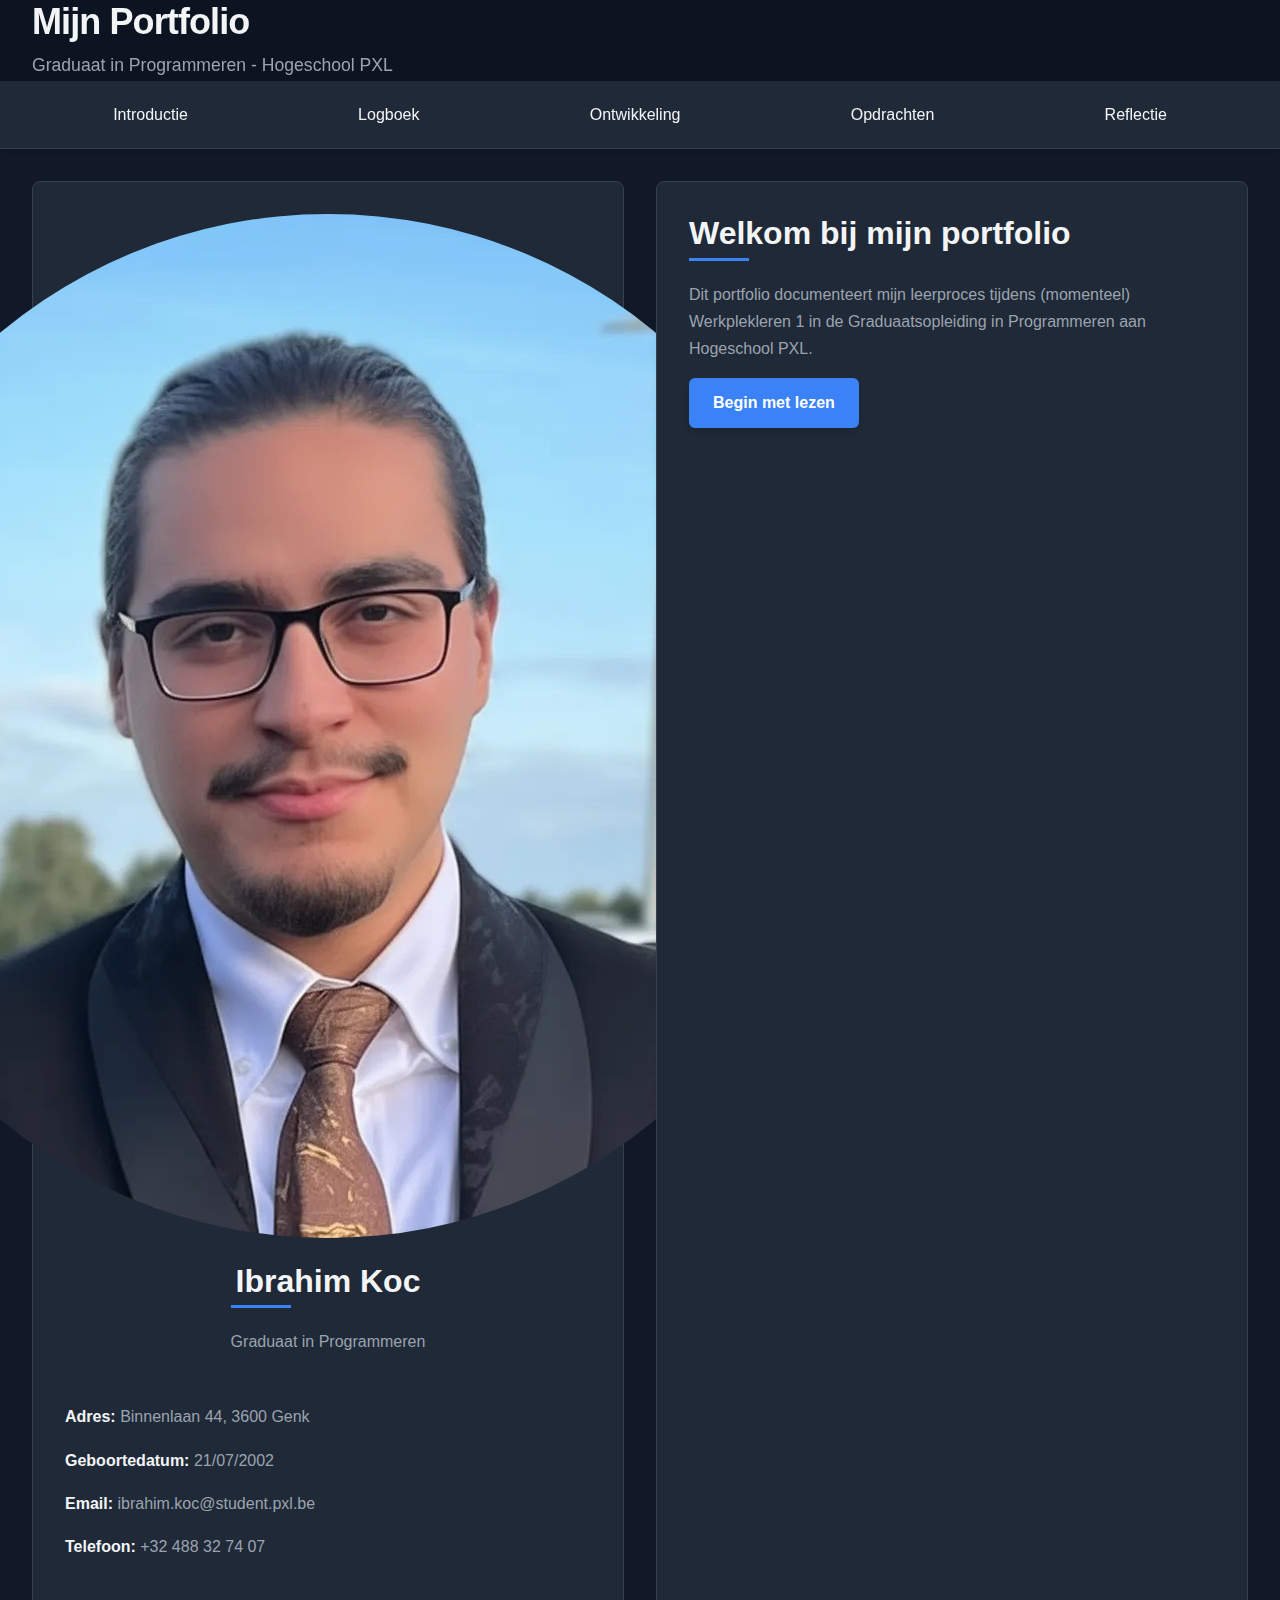
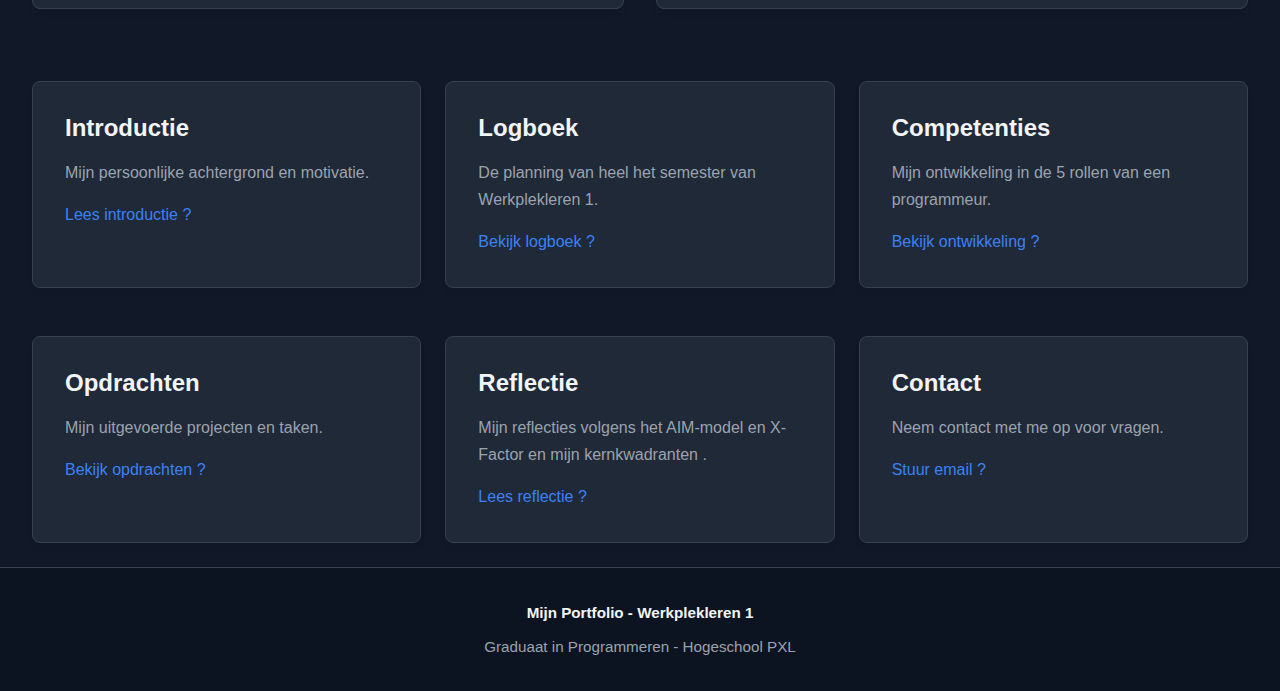
<file: index.html>
<!DOCTYPE html>
<html lang="nl">
<head>
    <meta charset="UTF-8">
    <meta name="viewport" content="width=device-width, initial-scale=1.0">
    <title>Portfolio</title>
    <link rel="stylesheet" href="style.css">
</head>
<body>
<header>
    <div class="container">
        <h1>Mijn Portfolio</h1>
        <p>Graduaat in Programmeren - Hogeschool PXL</p>
    </div>
    <nav>
        <div class="container">
            <ul>
                <li><a href="intro.html">Introductie</a></li>
                <li><a href="logboek.html">Logboek</a></li>
                <li><a href="ontwikkeling.html">Ontwikkeling</a></li>
                <li><a href="opdrachten.html">Opdrachten</a></li>
                <li><a href="reflectie.html">Reflectie</a></li>
            </ul>
        </div>
    </nav>
</header>
<main class="container">
    <section class="grid grid-cols-2 gap-8 mb-12 mt-8">
        <div class="card flex flex-col">
            <div class="flex items-center mb-4 flex-col md:flex-row md:items-start">
                <a href="https://www.linkedin.com/in/ibrahim-koc-05b69b39b/" target="_blank" class="mb-4 md:mb-0">
                    <img src="Profile.jpg" alt="Profile" class="w-24 h-24 rounded-full object-cover md:mr-6 border-2 border-primary hover:scale-105 hover:border-primary-hover transition-transform duration-300">
                </a>
                <div class="md:ml-6 text-center md:text-left">
                    <h2>Ibrahim Koc</h2>
                    <p class="text-muted">Graduaat in Programmeren</p>
                </div>
            </div>
            <div class="space-y-2">
                <p><strong>Adres:</strong> Binnenlaan 44, 3600 Genk</p>
                <p><strong>Geboortedatum:</strong> 21/07/2002</p>
                <p><strong>Email:</strong> ibrahim.koc@student.pxl.be</p>
                <p><strong>Telefoon:</strong> +32 488 32 74 07</p>
            </div>
        </div>

        <div class="card">
            <h2>Welkom bij mijn portfolio</h2>
            <p class="mb-4">Dit portfolio documenteert mijn leerproces tijdens (momenteel) Werkplekleren 1 in de Graduaatsopleiding in Programmeren aan Hogeschool PXL.</p>
            <a href="intro.html" class="btn block text-center">Begin met lezen</a>
        </div>
    </section>
    
    <div class="grid grid-cols-3 gap-6">
        <div class="card">
            <h3>Introductie</h3>
            <p class="text-muted mb-4">Mijn persoonlijke achtergrond en motivatie.</p>
            <a href="intro.html" class="link">Lees introductie ?</a>
        </div>
            
        <div class="card">
            <h3>Logboek</h3>
            <p class="text-muted mb-4">De planning van heel het semester van Werkplekleren 1.</p>
            <a href="logboek.html" class="link">Bekijk logboek ?</a>
        </div>
            
        <div class="card">
            <h3>Competenties</h3>
            <p class="text-muted mb-4">Mijn ontwikkeling in de 5 rollen van een programmeur.</p>
            <a href="ontwikkeling.html" class="link">Bekijk ontwikkeling ?</a>
        </div>
            
        <div class="card">
            <h3>Opdrachten</h3>
            <p class="text-muted mb-4">Mijn uitgevoerde projecten en taken.</p>
            <a href="opdrachten.html" class="link">Bekijk opdrachten ?</a>
        </div>
            
        <div class="card">
            <h3>Reflectie</h3>
            <p class="text-muted mb-4">Mijn reflecties volgens het AIM-model en X-Factor en mijn kernkwadranten .</p>
            <a href="reflectie.html" class="link">Lees reflectie ?</a>
        </div>
            
        <div class="card">
            <h3>Contact</h3>
            <p class="text-muted mb-4">Neem contact met me op voor vragen.</p>
            <a href="mailto:ibrahim.koc@student.pxl.be" class="link">Stuur email ?</a>
        </div>
    </div>
</main>
<footer>
    <div class="container text-center">
        <p>Mijn Portfolio - Werkplekleren 1</p>
        <p>Graduaat in Programmeren - Hogeschool PXL</p>
    </div>
</footer>
</body>
</html>
</file>
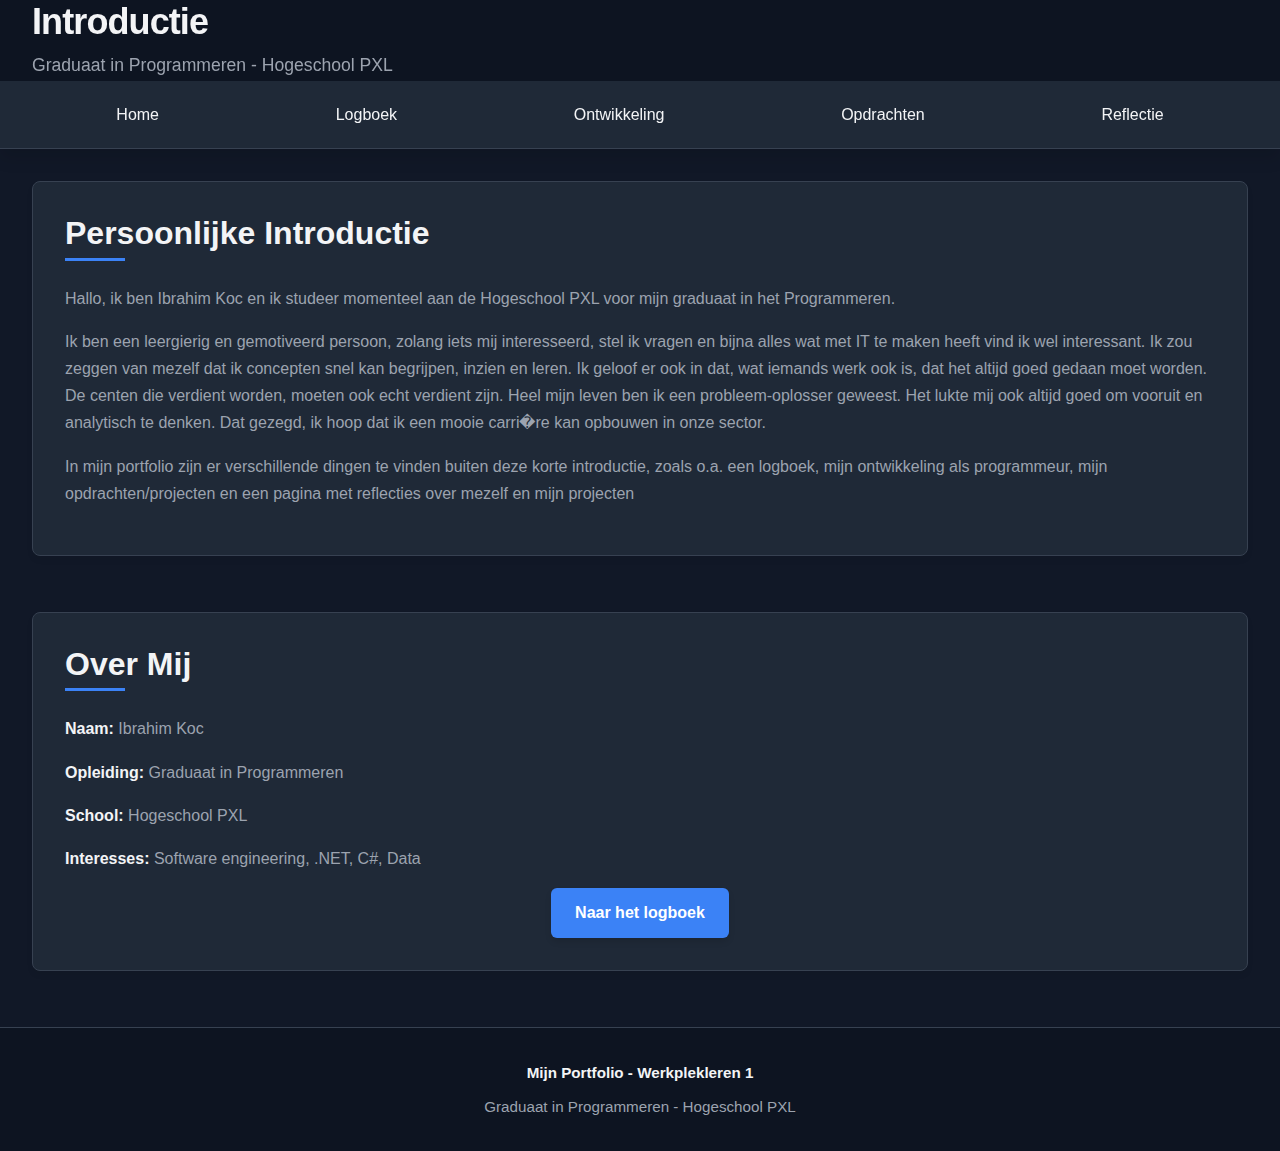
<file: intro.html>
<!DOCTYPE html>
<html lang="nl" class="dark">
<head>
    <meta charset="UTF-8">
    <meta name="viewport" content="width=device-width, initial-scale=1.0">
    <title>Introductie - Mijn Portfolio</title>
    <link rel="stylesheet" href="style.css">
</head>
<body class="dark-bg light-text full-height">
<header class="bg-gray-800 shadow-lg">
    <div class="container mx-auto px-4 py-6">
        <h1 class="text-3xl font-bold">Introductie</h1>
        <p class="text-gray-400">Graduaat in Programmeren - Hogeschool PXL</p>
    </div>
    <nav class="bg-gray-700">
        <div class="container mx-auto px-4">
            <ul class="flex flex-wrap">
                <li class="mr-6"><a href="index.html" class="block py-4 px-2 hover:bg-gray-600">Home</a></li>
                <li class="mr-6"><a href="logboek.html" class="block py-4 px-2 hover:bg-gray-600">Logboek</a></li>
                <li class="mr-6"><a href="ontwikkeling.html" class="block py-4 px-2 hover:bg-gray-600">Ontwikkeling</a></li>
                <li class="mr-6"><a href="opdrachten.html" class="block py-4 px-2 hover:bg-gray-600">Opdrachten</a></li>
                <li class="mr-6"><a href="reflectie.html" class="block py-4 px-2 hover:bg-gray-600">Reflectie</a></li>
            </ul>
        </div>
    </nav>
</header>
<main class="container mx-auto px-4 py-8">
    <div class="grid grid-cols-1 md:grid-cols-2 gap-8 mb-12">
	<div class="card">
       	    <h2 class="text-2xl font-bold mb-6">Persoonlijke Introductie</h2>
            <div class="space-y-4">
	            <p>Hallo, ik ben Ibrahim Koc en ik studeer momenteel aan de Hogeschool PXL voor mijn graduaat in het Programmeren.</p>
                <p>Ik ben een leergierig en gemotiveerd persoon, zolang iets mij interesseerd, stel ik vragen en bijna alles wat met IT te maken heeft vind ik wel interessant. 
                Ik zou zeggen van mezelf dat ik concepten snel kan begrijpen, inzien en leren. 
                Ik geloof er ook in dat, wat iemands werk ook is, dat het altijd goed gedaan moet worden. De centen die verdient worden, moeten ook echt verdient zijn. 
                Heel mijn leven ben ik een probleem-oplosser geweest. Het lukte mij ook altijd goed om vooruit en analytisch te denken.
                Dat gezegd, ik hoop dat ik een mooie carri�re kan opbouwen in onze sector.</p>
                <p>In mijn portfolio zijn er verschillende dingen te vinden buiten deze korte introductie, zoals o.a. een logboek, mijn ontwikkeling als programmeur,
                mijn opdrachten/projecten en een pagina met reflecties over mezelf en mijn projecten</p>
            </div>
        </div>

        <div class="card">
            <h2 class="text-2xl font-bold mb-6">Over Mij</h2>
            <div class="space-y-2">
                <p><strong>Naam:</strong> Ibrahim Koc</p>
                <p><strong>Opleiding:</strong> Graduaat in Programmeren</p>
                <p><strong>School:</strong> Hogeschool PXL</p>
                <p><strong>Interesses:</strong> Software engineering, .NET, C#, Data</p>
            </div>
            <div class="mt-6 text-center">
                <a href="logboek.html" class="btn">Naar het logboek</a>
            </div>
        </div>
    </div>
</main>
<footer class="dark-footer">
    <div class="container mx-auto px-4 text-center text-gray-400">
        <p>Mijn Portfolio - Werkplekleren 1</p>
        <p>Graduaat in Programmeren - Hogeschool PXL</p>
    </div>
</footer>
</body>
</html>
</file>
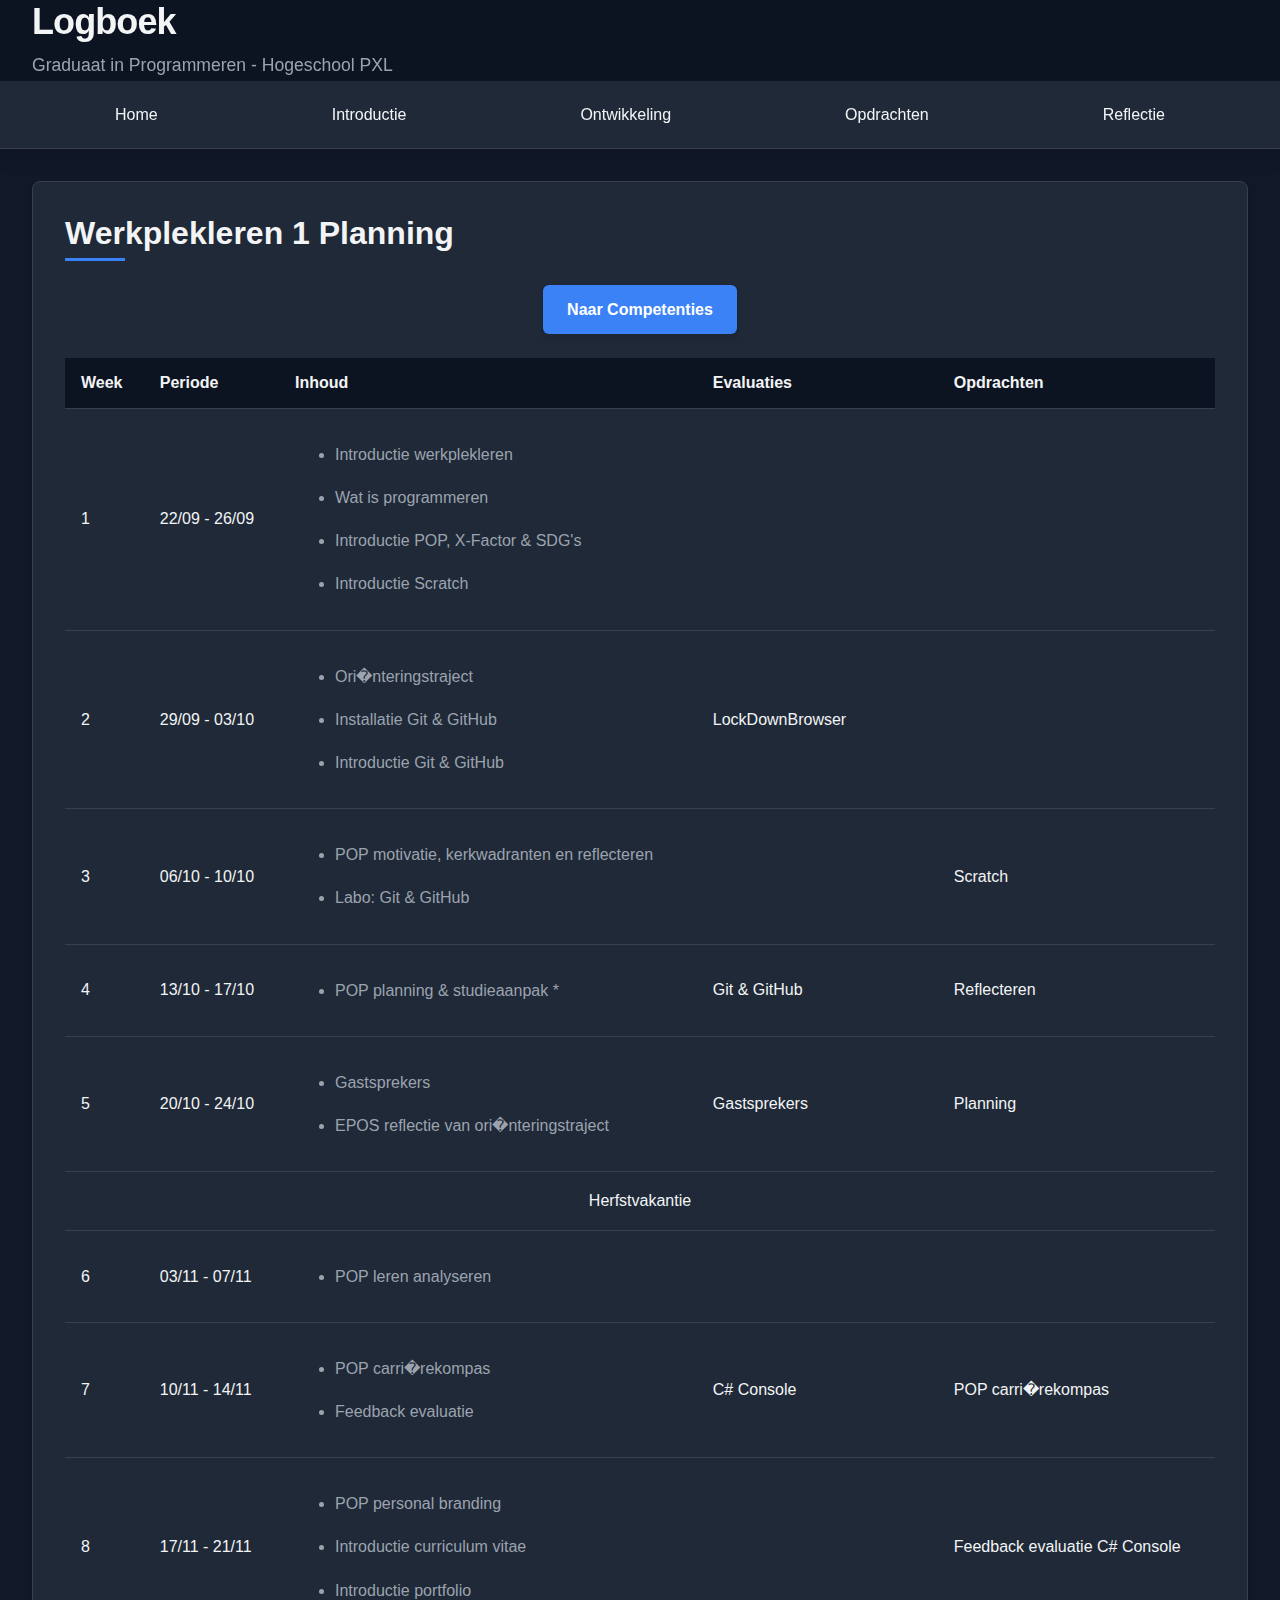
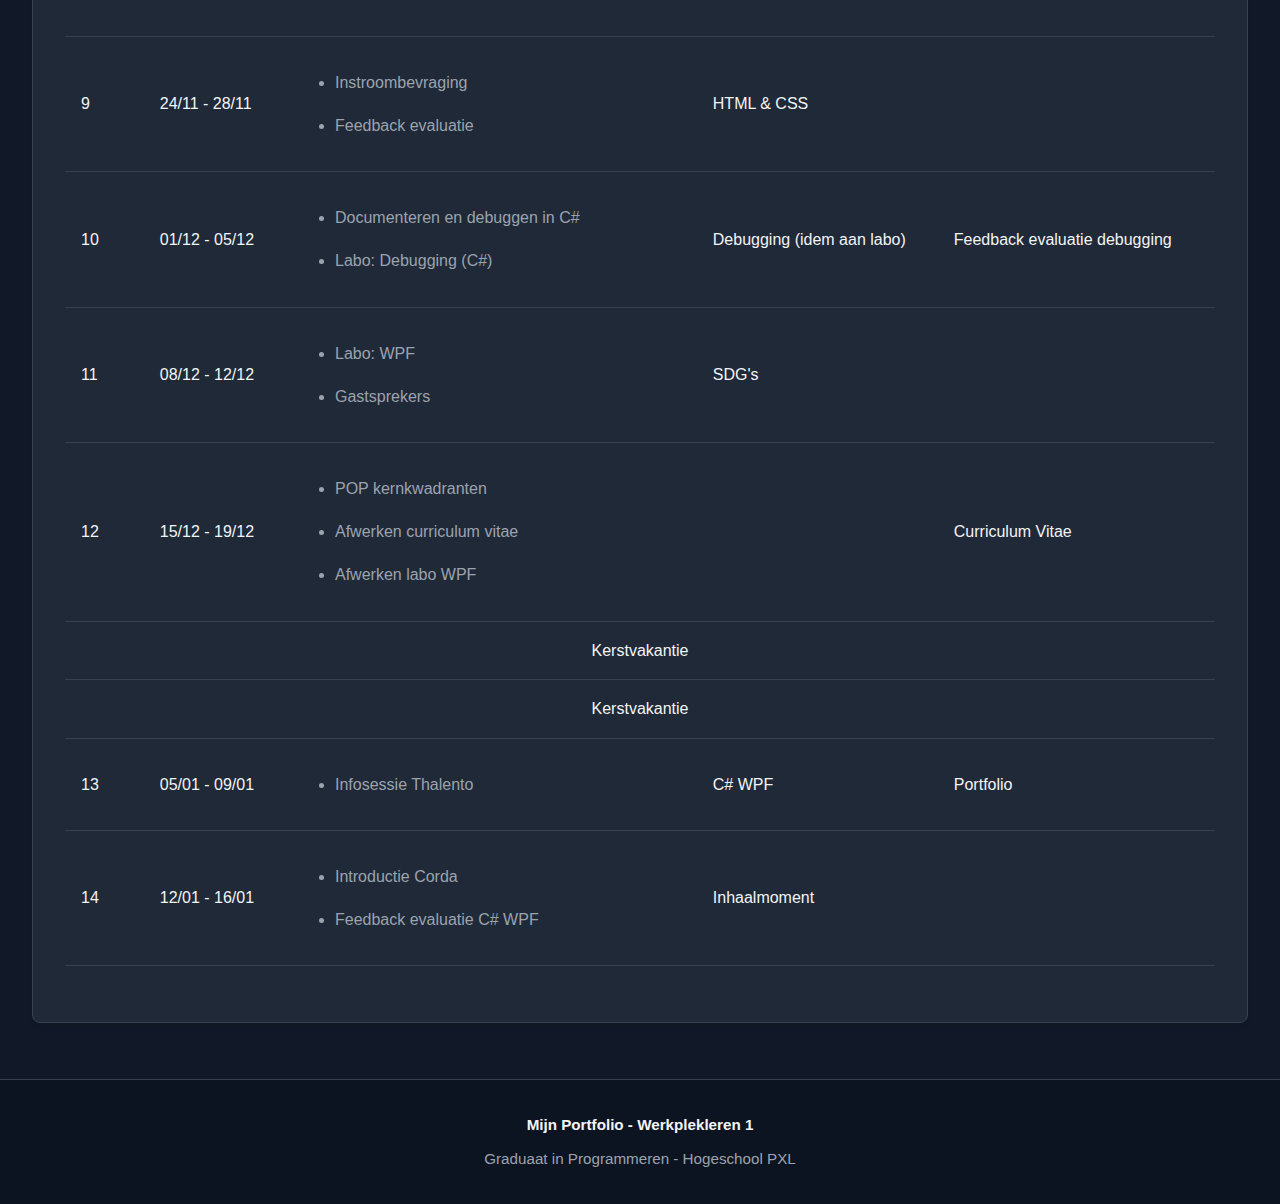
<file: logboek.html>
<!DOCTYPE html>
<html lang="nl" class="dark">
<head>
    <meta charset="UTF-8">
    <meta name="viewport" content="width=device-width, initial-scale=1.0">
    <title>Logboek - Mijn Portfolio</title>
    <link rel="stylesheet" href="style.css">
</head>
<body class="dark-bg light-text full-height">
<header class="bg-gray-800 shadow-lg">
    <div class="container mx-auto px-4 py-6">
        <h1 class="text-3xl font-bold">Logboek</h1>
        <p class="text-gray-400">Graduaat in Programmeren - Hogeschool PXL</p>
    </div>
    <nav class="bg-gray-700">
        <div class="container mx-auto px-4">
            <ul class="flex flex-wrap">
                <li class="mr-6"><a href="index.html" class="block py-4 px-2 hover:bg-gray-600">Home</a></li>
                <li class="mr-6"><a href="intro.html" class="block py-4 px-2 hover:bg-gray-600">Introductie</a></li>
                <li class="mr-6"><a href="ontwikkeling.html" class="block py-4 px-2 hover:bg-gray-600">Ontwikkeling</a></li>
                <li class="mr-6"><a href="opdrachten.html" class="block py-4 px-2 hover:bg-gray-600">Opdrachten</a></li>
                <li class="mr-6"><a href="reflectie.html" class="block py-4 px-2 hover:bg-gray-600">Reflectie</a></li>
            </ul>
        </div>
    </nav>
</header>
<main class="container mx-auto px-4 py-8">
    <div class="mb-12">
        <div class="card w-full">
	    <h2 class="text-2xl font-bold mb-6">Werkplekleren 1 Planning</h2>
            <div class="mt-6 text-center">
                <a href="ontwikkeling.html" class="btn">Naar Competenties</a>
            </div>
            <div class="overflow-x-auto w-full">
                <table class="min-w-full">
		    <thead class="bg-gray-700">
                <tr>
                    <th class="px-6 py-3 text-left text-xs font-medium text-gray-300 uppercase tracking-wider">Week</th>
                    <th class="px-6 py-3 text-left text-xs font-medium text-gray-300 uppercase tracking-wider">Periode</th>
                    <th class="px-6 py-3 text-left text-xs font-medium text-gray-300 uppercase tracking-wider">Inhoud</th>
                    <th class="px-6 py-3 text-left text-xs font-medium text-gray-300 uppercase tracking-wider">Evaluaties</th>
                    <th class="px-6 py-3 text-left text-xs font-medium text-gray-300 uppercase tracking-wider">Opdrachten</th>
			    </tr>
                    </thead>
                    <tbody class="divide-y divide-gray-700">
                        <tr>
                            <td class="px-6 py-4 whitespace-nowrap">1</td>
                            <td class="px-6 py-4">22/09 - 26/09</td>
                            <td class="px-6 py-4">
                                <ul class="list-disc pl-5 space-y-1">
                                    <li>Introductie werkplekleren</li>
                                    <li>Wat is programmeren</li>
                                    <li>Introductie POP, X-Factor & SDG's</li>
                                    <li>Introductie Scratch</li>
                                </ul>
                            </td>
                            <td class="px-6 py-4"></td>
                            <td class="px-6 py-4"></td>
                        </tr>
                        <tr>
                            <td class="px-6 py-4 whitespace-nowrap">2</td>
                            <td class="px-6 py-4">29/09 - 03/10</td>
                            <td class="px-6 py-4">
                                <ul class="list-disc pl-5 space-y-1">
                                    <li>Ori�nteringstraject</li>
                                    <li>Installatie Git & GitHub</li>
                                    <li>Introductie Git & GitHub</li>
                                </ul>
                            </td>
                            <td class="px-6 py-4">LockDownBrowser</td>
                            <td class="px-6 py-4"></td>
                        </tr>
                        <tr>
                            <td class="px-6 py-4 whitespace-nowrap">3</td>
                            <td class="px-6 py-4">06/10 - 10/10</td>
                            <td class="px-6 py-4">
                                <ul class="list-disc pl-5 space-y-1">
                                    <li>POP motivatie, kerkwadranten en reflecteren</li>
                                    <li>Labo: Git & GitHub</li>
                                </ul>
                            </td>
                            <td class="px-6 py-4"></td>
                            <td class="px-6 py-4">Scratch</td>
                        </tr>
                        <tr>
                            <td class="px-6 py-4 whitespace-nowrap">4</td>
                            <td class="px-6 py-4">13/10 - 17/10</td>
                            <td class="px-6 py-4">
                                <ul class="list-disc pl-5 space-y-1">
                                    <li>POP planning & studieaanpak *</li>
                                </ul>
                            </td>
                            <td class="px-6 py-4">Git & GitHub</td>
                            <td class="px-6 py-4">Reflecteren</td>
                        </tr>
                        <tr>
                            <td class="px-6 py-4 whitespace-nowrap">5</td>
                            <td class="px-6 py-4">20/10 - 24/10</td>
                            <td class="px-6 py-4">
                                <ul class="list-disc pl-5 space-y-1">
                                    <li>Gastsprekers</li>
                                    <li>EPOS reflectie van ori�nteringstraject</li>
                                </ul>
                            </td>
                            <td class="px-6 py-4">Gastsprekers</td>
                            <td class="px-6 py-4">Planning</td>
                        </tr>
                        <tr class="bg-gray-700">
                            <td class="px-6 py-4 whitespace-nowrap text-center" colspan="5">Herfstvakantie</td>
                        </tr>
                        <tr>
                            <td class="px-6 py-4 whitespace-nowrap">6</td>
                            <td class="px-6 py-4">03/11 - 07/11</td>
                            <td class="px-6 py-4">
                                  <ul class="list-disc pl-5 space-y-1">
                                    <li>POP leren analyseren</li>
                                </ul>
                            </td>
                            <td class="px-6 py-4"></td>
                            <td class="px-6 py-4"></td>
                        </tr>
                        <tr>
                            <td class="px-6 py-4 whitespace-nowrap">7</td>
                            <td class="px-6 py-4">10/11 - 14/11</td>
                            <td class="px-6 py-4">
                                <ul class="list-disc pl-5 space-y-1">
                                    <li>POP carri�rekompas</li>
                                    <li>Feedback evaluatie</li>
                                </ul>
                            </td>
                            <td class="px-6 py-4">C# Console</td>
                            <td class="px-6 py-4">POP carri�rekompas</td>
                        </tr>
                        <tr>
                            <td class="px-6 py-4 whitespace-nowrap">8</td>
                            <td class="px-6 py-4">17/11 - 21/11</td>
                            <td class="px-6 py-4">
                                <ul class="list-disc pl-5 space-y-1">
                                    <li>POP personal branding</li>
                                    <li>Introductie curriculum vitae</li>
                                    <li>Introductie portfolio</li>
                                </ul>
                            </td>
                            <td class="px-6 py-4"></td>
                            <td class="px-6 py-4">Feedback evaluatie C# Console</td>
                        </tr>
                        <tr>
                            <td class="px-6 py-4 whitespace-nowrap">9</td>
                            <td class="px-6 py-4">24/11 - 28/11</td>
                            <td class="px-6 py-4">
                                <ul class="list-disc pl-5 space-y-1">
                                    <li>Instroombevraging</li>
                                    <li>Feedback evaluatie</li>
                                </ul>
                            </td>
                            <td class="px-6 py-4">HTML & CSS</td>
                            <td class="px-6 py-4"></td>
                        </tr>
                        <tr>
                            <td class="px-6 py-4 whitespace-nowrap">10</td>
                            <td class="px-6 py-4">01/12 - 05/12</td>
                            <td class="px-6 py-4">
                                <ul class="list-disc pl-5 space-y-1">
                                    <li>Documenteren en debuggen in C#</li>
                                    <li>Labo: Debugging (C#)</li>
                                </ul>
                            </td>
                            <td class="px-6 py-4">Debugging (idem aan labo)</td>
                            <td class="px-6 py-4">Feedback evaluatie debugging</td>
                        </tr>
                        <tr>
                            <td class="px-6 py-4 whitespace-nowrap">11</td>
                            <td class="px-6 py-4">08/12 - 12/12</td>
                            <td class="px-6 py-4">
                                <ul class="list-disc pl-5 space-y-1">
                                    <li>Labo: WPF</li>
                                    <li>Gastsprekers</li>
                                </ul>
                            </td>
                            <td class="px-6 py-4">SDG's</td>
                            <td class="px-6 py-4"></td>
                        </tr>
                        <tr>
                            <td class="px-6 py-4 whitespace-nowrap">12</td>
                            <td class="px-6 py-4">15/12 - 19/12</td>
                            <td class="px-6 py-4">
                                <ul class="list-disc pl-5 space-y-1">
                                    <li>POP kernkwadranten</li>
                                    <li>Afwerken curriculum vitae</li>
                                    <li>Afwerken labo WPF</li>
                            	</ul>
                        	</td>
	                        <td class="px-6 py-4"></td>
        	                <td class="px-6 py-4">Curriculum Vitae</td>
			</tr>
              	        <tr class="bg-gray-700">
                	    <td class="px-6 py-4 whitespace-nowrap text-center" colspan="5">Kerstvakantie</td>
                  	</tr>
                    	<tr class="bg-gray-700">
                            <td class="px-6 py-4 whitespace-nowrap text-center" colspan="5">Kerstvakantie</td>
                    	</tr>
                        <tr>
                            <td class="px-6 py-4 whitespace-nowrap">13</td>
                            <td class="px-6 py-4">05/01 - 09/01</td>
                            <td class="px-6 py-4">
                                <ul class="list-disc pl-5 space-y-1">
                                    <li>Infosessie Thalento</li>
                                </ul>
                            </td>
                            <td class="px-6 py-4">C# WPF</td>
                            <td class="px-6 py-4">Portfolio</td>
                        </tr>
                        <tr>
                            <td class="px-6 py-4 whitespace-nowrap">14</td>
                            <td class="px-6 py-4">12/01 - 16/01</td>
                            <td class="px-6 py-4">
                                <ul class="list-disc pl-5 space-y-1">
                                    <li>Introductie Corda</li>
                                    <li>Feedback evaluatie C# WPF</li>
                                </ul>
                            </td>
                            <td class="px-6 py-4">Inhaalmoment</td>
                            <td class="px-6 py-4"></td>
                        </tr>
                    </tbody>
	        </table>
            </div>
                </table>
            </div>
        </div>
    </div>
</main>
<footer class="dark-footer">
    <div class="container mx-auto px-4 text-center text-gray-400">
        <p>Mijn Portfolio - Werkplekleren 1</p>
        <p>Graduaat in Programmeren - Hogeschool PXL</p>
    </div>
</footer>
</body>
</html>
</file>
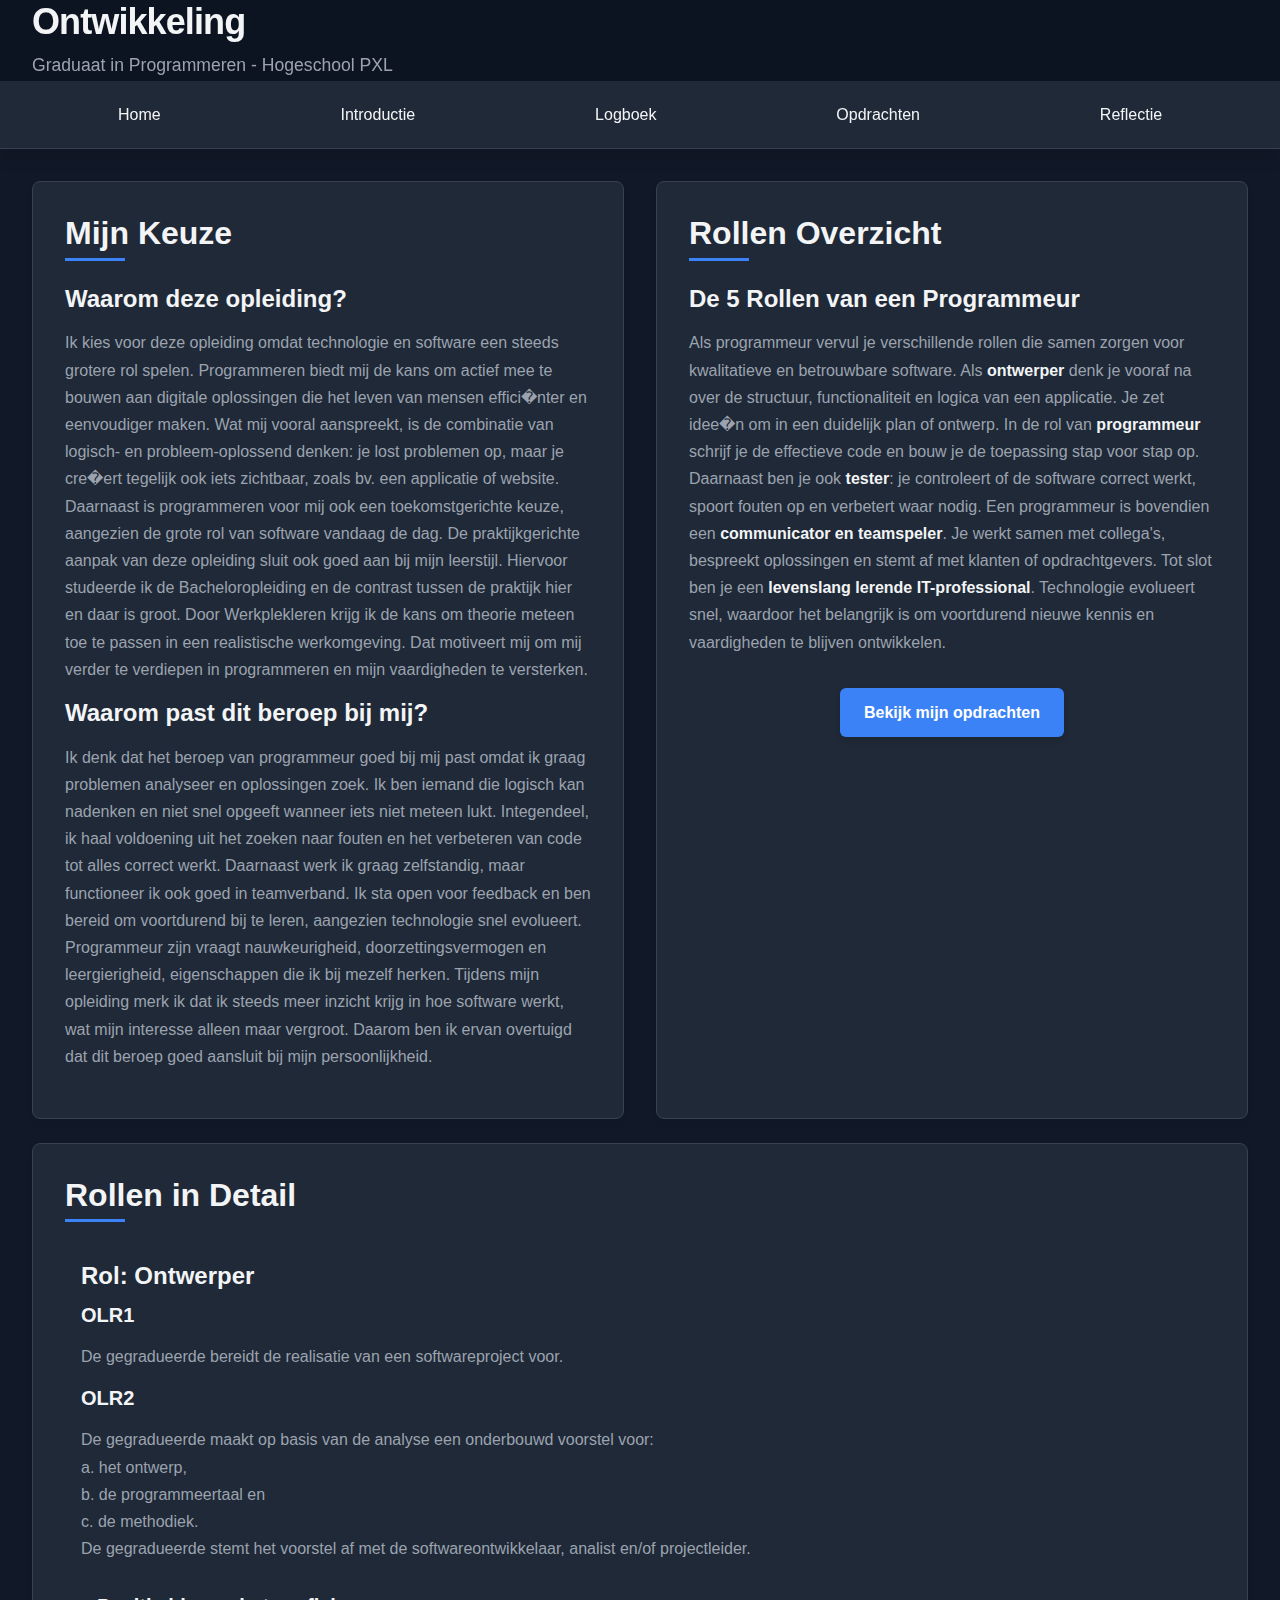
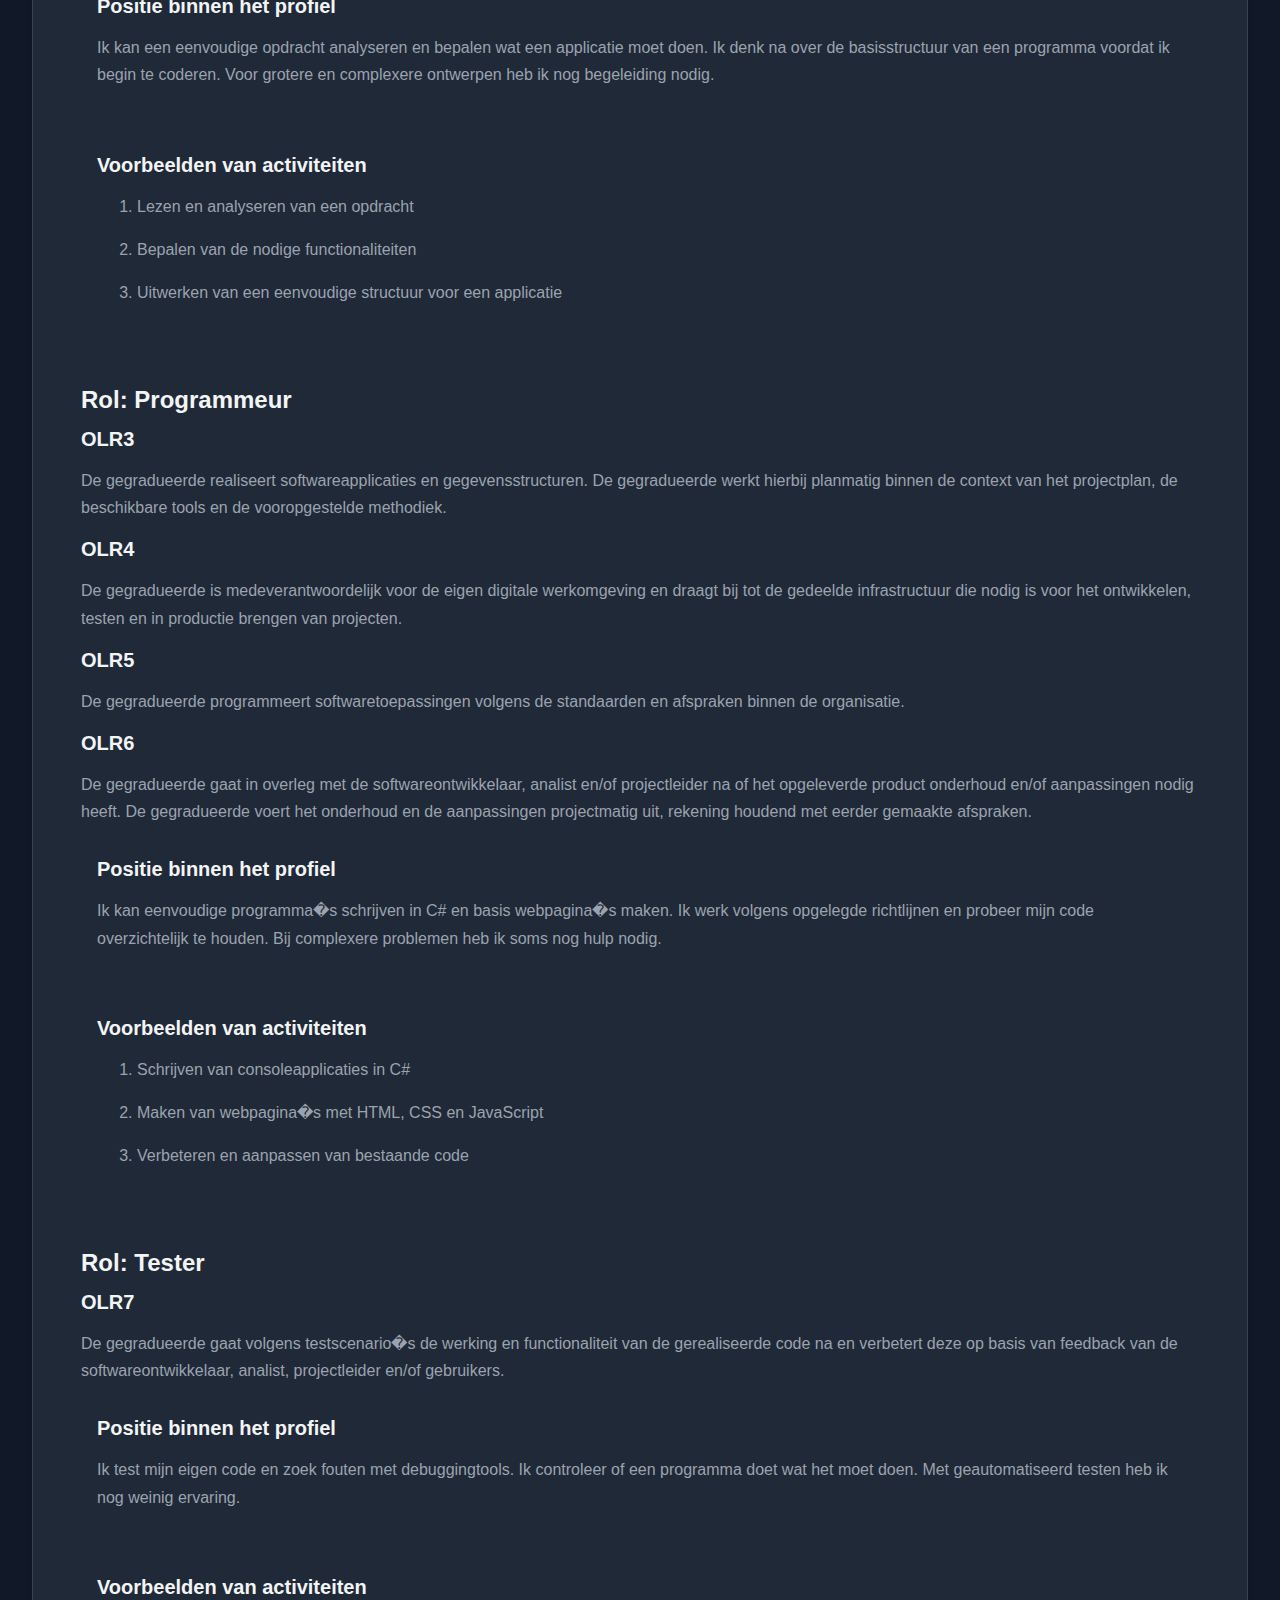
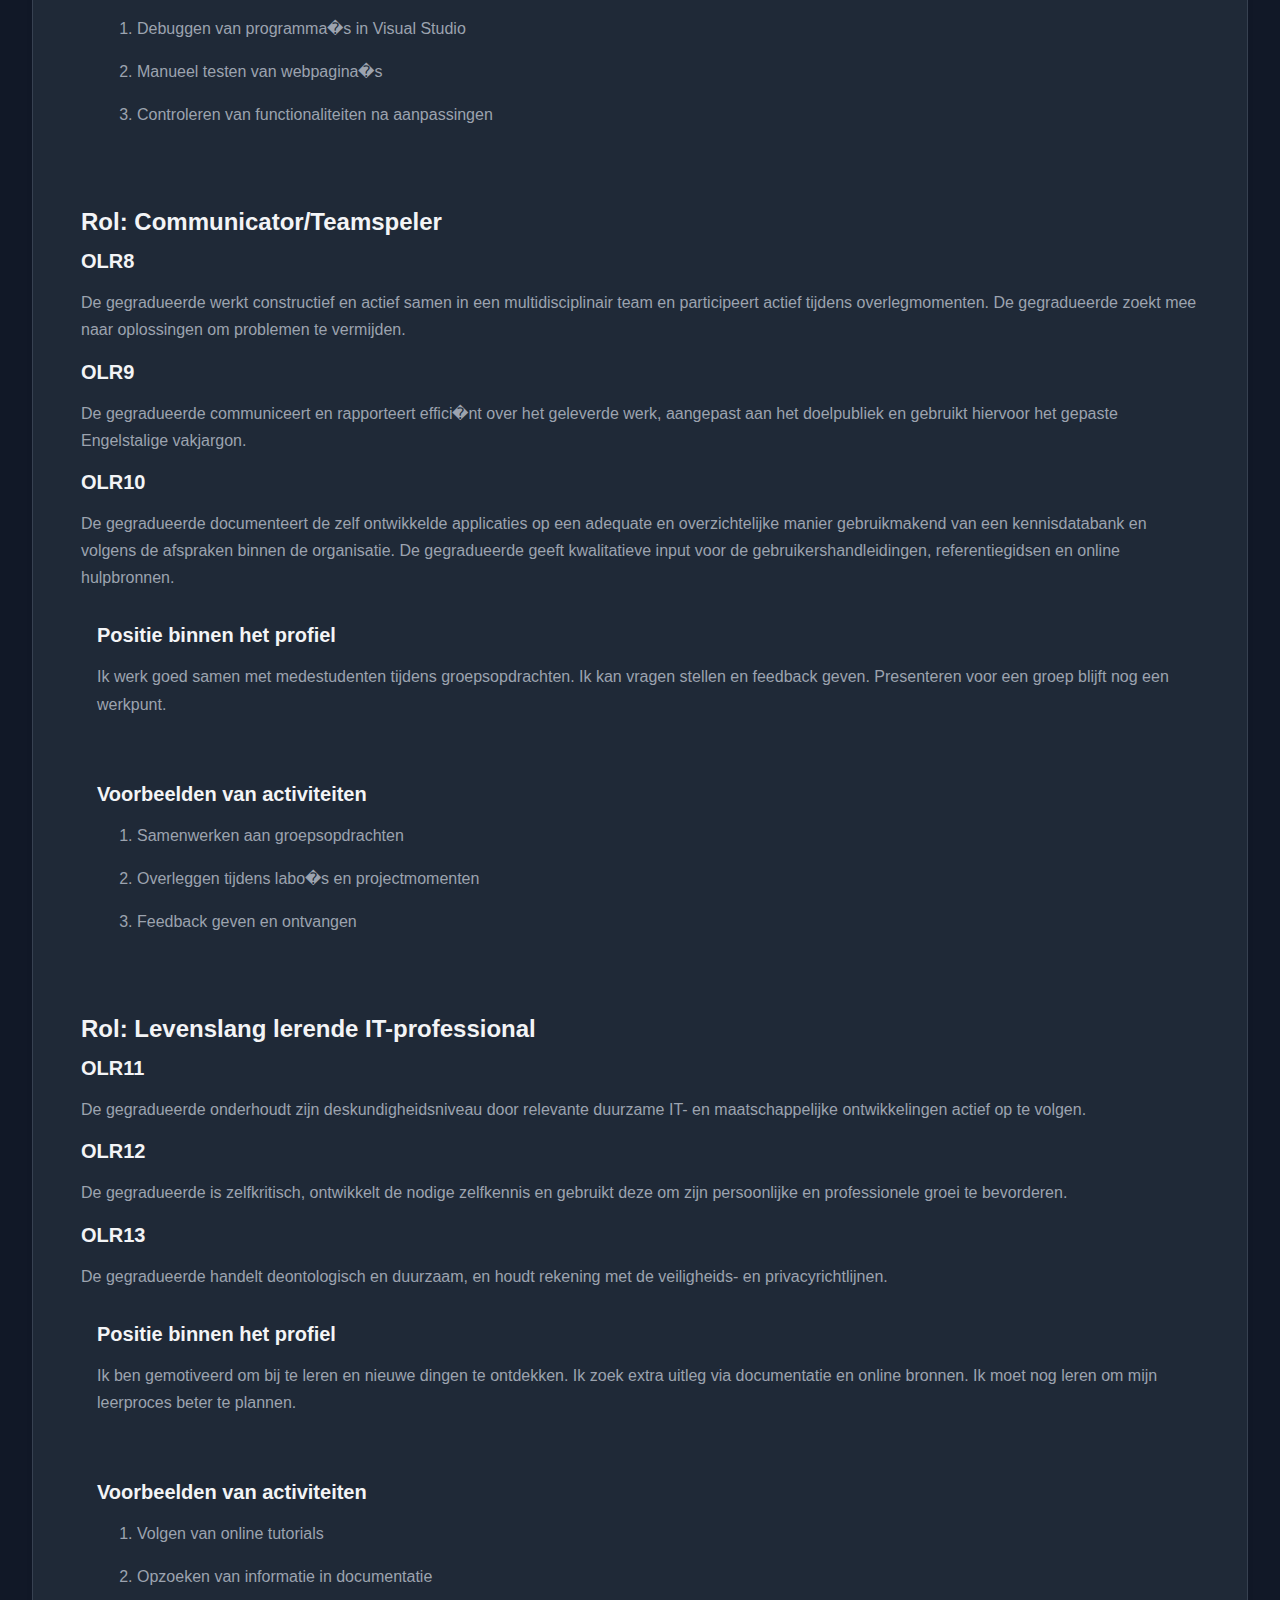
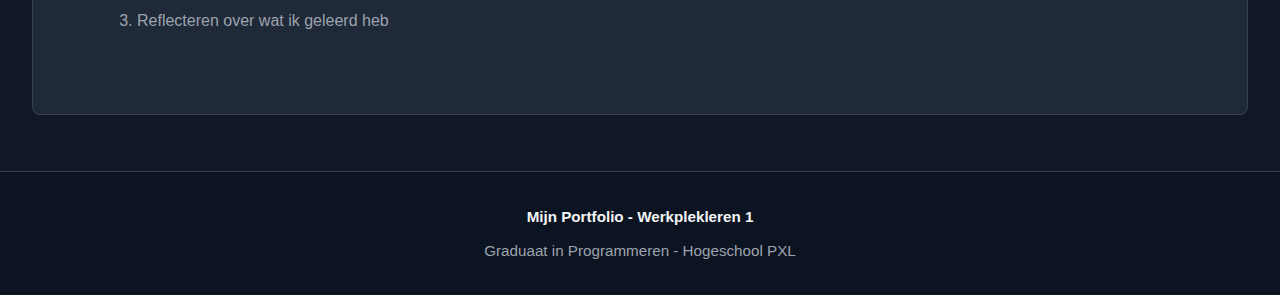
<file: ontwikkeling.html>
<!DOCTYPE html>
<html lang="nl" class="dark">
<head>
    <meta charset="UTF-8">
    <meta name="viewport" content="width=device-width, initial-scale=1.0">
    <title>Ontwikkeling - Mijn Portfolio</title>
    <link rel="stylesheet" href="style.css">
</head>
<body class="dark-bg light-text full-height">
<header class="bg-gray-800 shadow-lg">
    <div class="container mx-auto px-4 py-6">
        <h1 class="text-3xl font-bold">Ontwikkeling</h1>
        <p class="text-gray-400">Graduaat in Programmeren - Hogeschool PXL</p>
    </div>
    <nav class="bg-gray-700">
        <div class="container mx-auto px-4">
            <ul class="flex flex-wrap">
                <li class="mr-6"><a href="index.html" class="block py-4 px-2 hover:bg-gray-600">Home</a></li>
                <li class="mr-6"><a href="intro.html" class="block py-4 px-2 hover:bg-gray-600">Introductie</a></li>
                <li class="mr-6"><a href="logboek.html" class="block py-4 px-2 hover:bg-gray-600">Logboek</a></li>
                <li class="mr-6"><a href="opdrachten.html" class="block py-4 px-2 hover:bg-gray-600">Opdrachten</a></li>
                <li class="mr-6"><a href="reflectie.html" class="block py-4 px-2 hover:bg-gray-600">Reflectie</a></li>
            </ul>
        </div>
    </nav>
</header>
<main class="container mx-auto px-4 py-8">
    <div class="grid grid-cols-2 gap-8 mb-12">
        <div class="card">
                <h2 class="text-2xl font-bold mb-6">Mijn Keuze</h2>
                <div class="space-y-4">
                    <h3 class="text-xl font-semibold">Waarom deze opleiding?</h3>
                    <p>Ik kies voor deze opleiding omdat technologie en software een steeds grotere rol spelen. 
                    Programmeren biedt mij de kans om actief mee te bouwen aan digitale oplossingen die het leven van mensen effici�nter en eenvoudiger maken. 
                    Wat mij vooral aanspreekt, is de combinatie van logisch- en probleem-oplossend denken: 
                    je lost problemen op, maar je cre�ert tegelijk ook iets zichtbaar, zoals bv. een applicatie of website. 
                    Daarnaast is programmeren voor mij ook een toekomstgerichte keuze, aangezien de grote rol van software vandaag de dag. 
                    De praktijkgerichte aanpak van deze opleiding sluit ook goed aan bij mijn leerstijl. Hiervoor studeerde ik de Bacheloropleiding en de contrast tussen de praktijk hier en daar is groot.
                    Door Werkplekleren krijg ik de kans om theorie meteen toe te passen in een realistische werkomgeving. 
                    Dat motiveert mij om mij verder te verdiepen in programmeren en mijn vaardigheden te versterken.</p>
                    
                    <h3 class="text-xl font-semibold mt-6">Waarom past dit beroep bij mij?</h3>
                    <p>Ik denk dat het beroep van programmeur goed bij mij past omdat ik graag problemen analyseer en oplossingen zoek. 
                    Ik ben iemand die logisch kan nadenken en niet snel opgeeft wanneer iets niet meteen lukt. 
                    Integendeel, ik haal voldoening uit het zoeken naar fouten en het verbeteren van code tot alles correct werkt. 
                    Daarnaast werk ik graag zelfstandig, maar functioneer ik ook goed in teamverband. 
                    Ik sta open voor feedback en ben bereid om voortdurend bij te leren, aangezien technologie snel evolueert. 
                    Programmeur zijn vraagt nauwkeurigheid, doorzettingsvermogen en leergierigheid, eigenschappen die ik bij mezelf herken. 
                    Tijdens mijn opleiding merk ik dat ik steeds meer inzicht krijg in hoe software werkt, wat mijn interesse alleen maar vergroot. 
                    Daarom ben ik ervan overtuigd dat dit beroep goed aansluit bij mijn persoonlijkheid.</p>
                </div>
            </div>

            <div class="card">
                <h2 class="text-2xl font-bold mb-6">Rollen Overzicht</h2>
                <div class="space-y-4">
                    <h3 class="text-xl font-semibold">De 5 Rollen van een Programmeur</h3>
                    <p>Als programmeur vervul je verschillende rollen die samen zorgen voor kwalitatieve en betrouwbare software. 
                    Als <strong>ontwerper</strong> denk je vooraf na over de structuur, functionaliteit en logica van een applicatie. 
                    Je zet idee�n om in een duidelijk plan of ontwerp. In de rol van <strong>programmeur</strong> schrijf je de effectieve code en bouw je de toepassing stap voor stap op. 
                    Daarnaast ben je ook <strong>tester</strong>: je controleert of de software correct werkt, spoort fouten op en verbetert waar nodig. 
                    Een programmeur is bovendien een <strong>communicator en teamspeler</strong>. Je werkt samen met collega's, bespreekt oplossingen en stemt af met klanten of opdrachtgevers. 
                    Tot slot ben je een <strong>levenslang lerende IT-professional</strong>. 
                    Technologie evolueert snel, waardoor het belangrijk is om voortdurend nieuwe kennis en vaardigheden te blijven ontwikkelen.</p>
                </div>
                <div class="mt-8 text-center">
                    <a href="opdrachten.html" class="btn">
                        Bekijk mijn opdrachten
                    </a>
                </div>
            </div>
        </div>

        <div class="card mb-12">
            <h2 class="text-2xl font-bold mb-6">Rollen in Detail</h2>
            <div class="space-y-8">
                <div class="bg-gray-800 p-4 rounded-lg">
                    <h3 class="text-xl font-semibold mb-3">Rol: Ontwerper</h3>
                    <div class="space-y-4">
                        <h4 class="font-medium">OLR1</h4>
                        <p>De gegradueerde bereidt de realisatie van een softwareproject voor.</p>

                        <h4 class="font-medium">OLR2</h4>
                        <p>De gegradueerde maakt op basis van de analyse een onderbouwd voorstel voor:
                          <br>
                          a. het ontwerp,
                          <br>
                          b. de programmeertaal en
                          <br>
                          c. de methodiek.
                          <br>
                          De gegradueerde stemt het voorstel af met de softwareontwikkelaar, analist en/of projectleider.</p>
                        
                        <div class="mt-4 p-4 bg-gray-700 rounded">
                            <h4 class="font-medium mb-2">Positie binnen het profiel</h4>
                            <p>Ik kan een eenvoudige opdracht analyseren en bepalen wat een applicatie moet doen. 
                            Ik denk na over de basisstructuur van een programma voordat ik begin te coderen. 
                            Voor grotere en complexere ontwerpen heb ik nog begeleiding nodig.</p>

                        </div>
                        
                        <div class="mt-4 p-4 bg-gray-700 rounded">
                            <h4 class="font-medium mb-2">Voorbeelden van activiteiten</h4>
                            <ol class="list-decimal pl-5 space-y-2">
                                <li>Lezen en analyseren van een opdracht</li>
                                <li>Bepalen van de nodige functionaliteiten</li>
                                <li>Uitwerken van een eenvoudige structuur voor een applicatie</li>
                            </ol>
                        </div>
                    </div>
                </div>

                <div class="bg-gray-800 p-4 rounded-lg mt-4">
                    <h3 class="text-xl font-semibold mb-3">Rol: Programmeur</h3>
                    <div class="space-y-4">
                        <h4 class="font-medium">OLR3</h4>
                        <p>De gegradueerde realiseert softwareapplicaties en gegevensstructuren. De gegradueerde werkt hierbij planmatig binnen de context van het projectplan, de beschikbare tools en de vooropgestelde methodiek.</p>
                        
                        <h4 class="font-medium">OLR4</h4>
                        <p>De gegradueerde is medeverantwoordelijk voor de eigen digitale werkomgeving en draagt bij tot de gedeelde infrastructuur die nodig is voor het ontwikkelen, testen en in productie brengen van projecten.</p>

                        <h4 class="font-medium">OLR5</h4>
                        <p>De gegradueerde programmeert softwaretoepassingen volgens de standaarden en afspraken binnen de organisatie.</p>

                        <h4 class="font-medium">OLR6</h4>
                        <p>De gegradueerde gaat in overleg met de softwareontwikkelaar, analist en/of projectleider na of het opgeleverde product onderhoud en/of aanpassingen nodig heeft. De gegradueerde voert het onderhoud en de aanpassingen projectmatig uit, rekening houdend met eerder gemaakte afspraken.</p>
                        
                        <div class="mt-4 p-4 bg-gray-700 rounded">
                            <h4 class="font-medium mb-2">Positie binnen het profiel</h4>
                            <p>Ik kan eenvoudige programma�s schrijven in C# en basis webpagina�s maken. 
                            Ik werk volgens opgelegde richtlijnen en probeer mijn code overzichtelijk te houden. 
                            Bij complexere problemen heb ik soms nog hulp nodig.</p>

                        </div>
                        
                        <div class="mt-4 p-4 bg-gray-700 rounded">
                            <h4 class="font-medium mb-2">Voorbeelden van activiteiten</h4>
                            <ol class="list-decimal pl-5 space-y-2">
                                <li>Schrijven van consoleapplicaties in C#</li>
                                <li>Maken van webpagina�s met HTML, CSS en JavaScript</li>
                                <li>Verbeteren en aanpassen van bestaande code</li>
                            </ol>
                        </div>
                    </div>
                </div>
                
                <div class="bg-gray-800 p-4 rounded-lg mt-4">
                    <h3 class="text-xl font-semibold mb-3">Rol: Tester</h3>
                    <div class="space-y-4">
                        <h4 class="font-medium">OLR7</h4>
                        <p>De gegradueerde gaat volgens testscenario�s de werking en functionaliteit van de gerealiseerde code na en verbetert deze op basis van feedback van de softwareontwikkelaar, analist, projectleider en/of gebruikers.</p>
                        
                        <div class="mt-4 p-4 bg-gray-700 rounded">
                            <h4 class="font-medium mb-2">Positie binnen het profiel</h4>
                            <p>Ik test mijn eigen code en zoek fouten met debuggingtools. 
                            Ik controleer of een programma doet wat het moet doen. 
                            Met geautomatiseerd testen heb ik nog weinig ervaring.</p>
                        </div>
                        
                        <div class="mt-4 p-4 bg-gray-700 rounded">
                            <h4 class="font-medium mb-2">Voorbeelden van activiteiten</h4>
                            <ol class="list-decimal pl-5 space-y-2">
                                <li>Debuggen van programma�s in Visual Studio</li>
                                <li>Manueel testen van webpagina�s</li>
                                <li>Controleren van functionaliteiten na aanpassingen</li>
                            </ol>
                        </div>
                    </div>
                </div>
                
                <div class="bg-gray-800 p-4 rounded-lg mt-4">
                    <h3 class="text-xl font-semibold mb-3">Rol: Communicator/Teamspeler</h3>
                    <div class="space-y-4">
                        <h4 class="font-medium">OLR8</h4>
                        <p>De gegradueerde werkt constructief en actief samen in een multidisciplinair team en participeert actief tijdens overlegmomenten. De gegradueerde zoekt mee naar oplossingen om problemen te vermijden.</p>
                        
                        <h4 class="font-medium">OLR9</h4>
                        <p>De gegradueerde communiceert en rapporteert effici�nt over het geleverde werk, aangepast aan het doelpubliek en gebruikt hiervoor het gepaste Engelstalige vakjargon.</p>

                        <h4 class="font-medium">OLR10</h4>
                        <p>De gegradueerde documenteert de zelf ontwikkelde applicaties op een adequate en overzichtelijke manier gebruikmakend van een kennisdatabank en volgens de afspraken binnen de organisatie. De gegradueerde geeft kwalitatieve input voor de gebruikershandleidingen, referentiegidsen en online hulpbronnen.</p>
                        
                        <div class="mt-4 p-4 bg-gray-700 rounded">
                            <h4 class="font-medium mb-2">Positie binnen het profiel</h4>
                            <p>Ik werk goed samen met medestudenten tijdens groepsopdrachten. 
                            Ik kan vragen stellen en feedback geven. 
                            Presenteren voor een groep blijft nog een werkpunt.</p>

                        </div>
                        
                        <div class="mt-4 p-4 bg-gray-700 rounded">
                            <h4 class="font-medium mb-2">Voorbeelden van activiteiten</h4>
                            <ol class="list-decimal pl-5 space-y-2">
                                <li>Samenwerken aan groepsopdrachten</li>
                                <li>Overleggen tijdens labo�s en projectmomenten</li>
                                <li>Feedback geven en ontvangen</li>
                            </ol>
                        </div>
                    </div>
                </div>
                
                <div class="bg-gray-800 p-4 rounded-lg mt-4">
                    <h3 class="text-xl font-semibold mb-3">Rol: Levenslang lerende IT-professional</h3>
                    <div class="space-y-4">
                        <h4 class="font-medium">OLR11</h4>
                        <p>De gegradueerde onderhoudt zijn deskundigheidsniveau door relevante duurzame IT- en maatschappelijke ontwikkelingen actief op te volgen.</p>
                        
                        <h4 class="font-medium">OLR12</h4>
                        <p>De gegradueerde is zelfkritisch, ontwikkelt de nodige zelfkennis en gebruikt deze om zijn persoonlijke en professionele groei te bevorderen.</p>

                        <h4 class="font-medium">OLR13</h4>
                        <p>De gegradueerde handelt deontologisch en duurzaam, en houdt rekening met de veiligheids- en privacyrichtlijnen.</p>

                        <div class="mt-4 p-4 bg-gray-700 rounded">
                            <h4 class="font-medium mb-2">Positie binnen het profiel</h4>
                            <p>Ik ben gemotiveerd om bij te leren en nieuwe dingen te ontdekken. 
                            Ik zoek extra uitleg via documentatie en online bronnen. 
                            Ik moet nog leren om mijn leerproces beter te plannen.</p>
                        </div>
                        
                        <div class="mt-4 p-4 bg-gray-700 rounded">
                            <h4 class="font-medium mb-2">Voorbeelden van activiteiten</h4>
                            <ol class="list-decimal pl-5 space-y-2">
                                <li>Volgen van online tutorials</li>
                                <li>Opzoeken van informatie in documentatie</li>
                                <li>Reflecteren over wat ik geleerd heb</li>
                            </ol>
                        </div>
                    </div>
                </div>
            </div>
        </div>
</main>
<footer class="dark-footer">
    <div class="container mx-auto px-4 text-center text-gray-400">
        <p>Mijn Portfolio - Werkplekleren 1</p>
        <p>Graduaat in Programmeren - Hogeschool PXL</p>
    </div>
</footer>
</body>
</html>
</file>
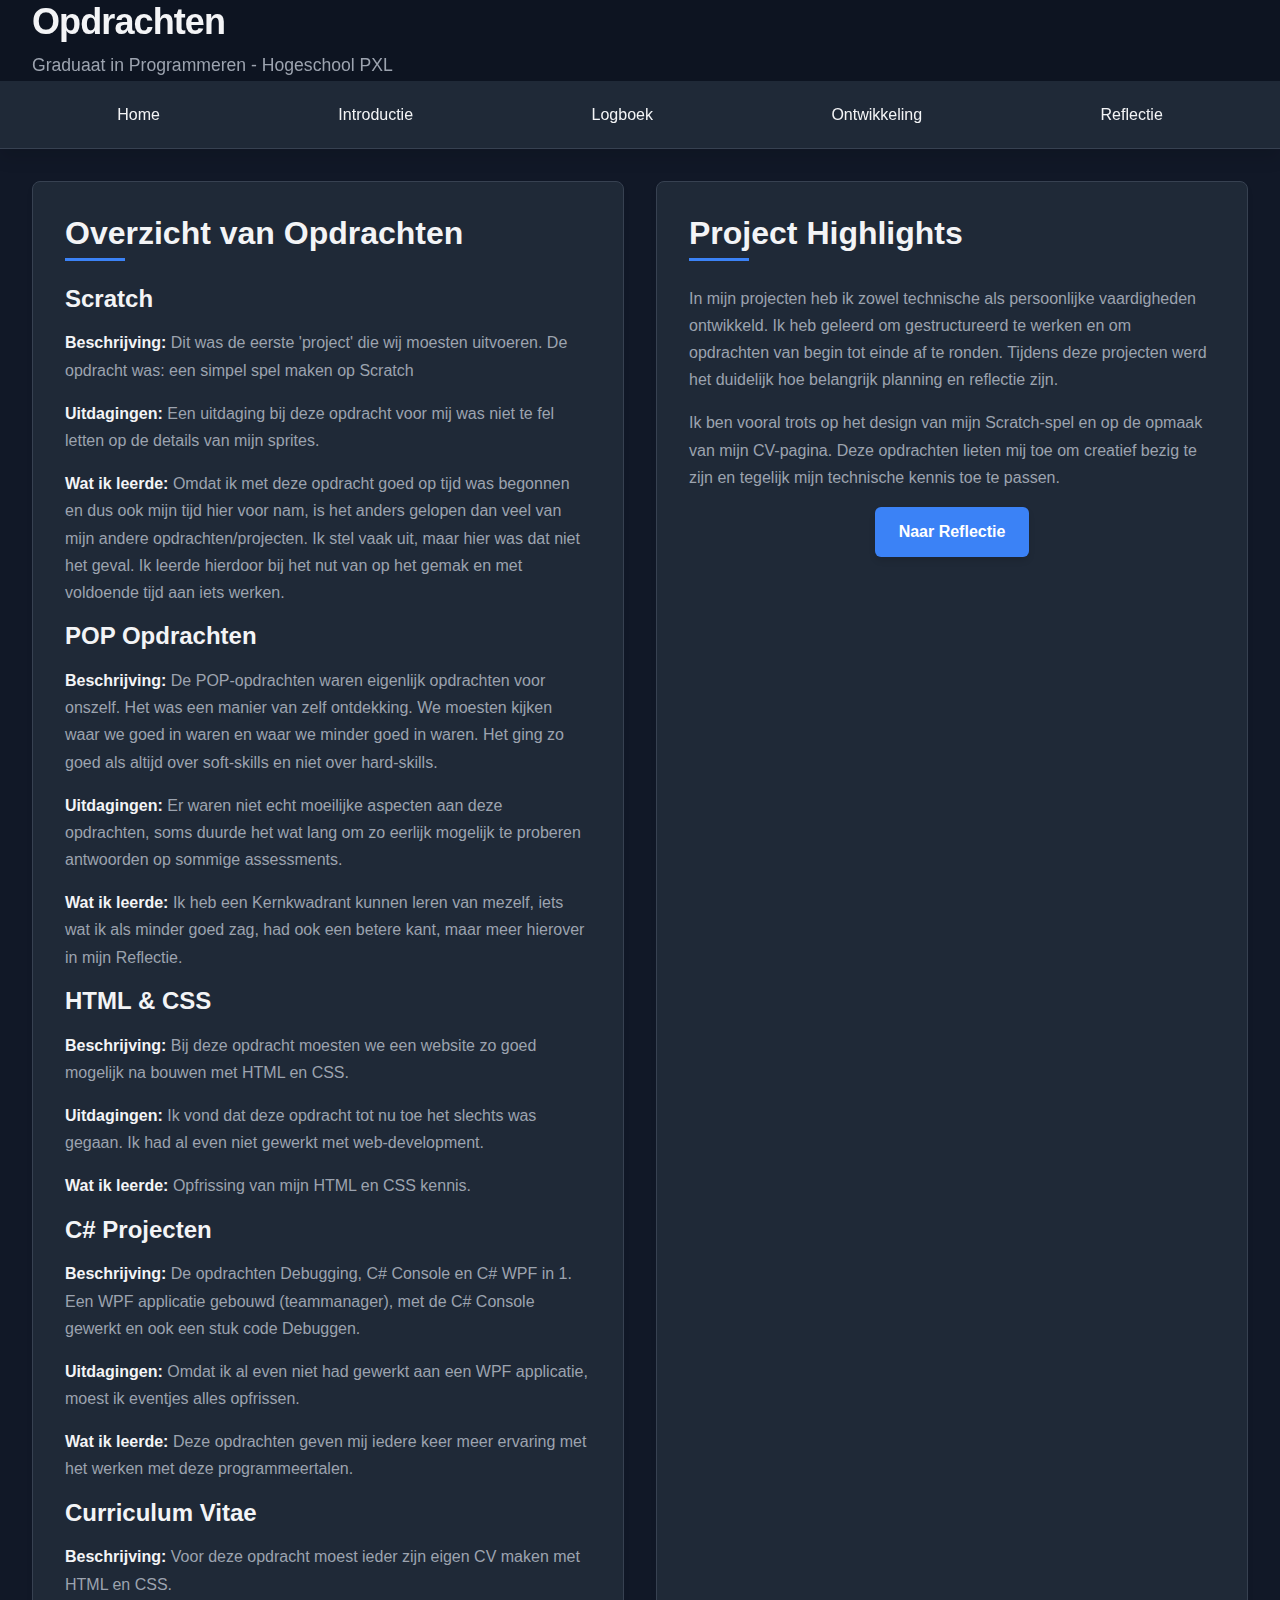
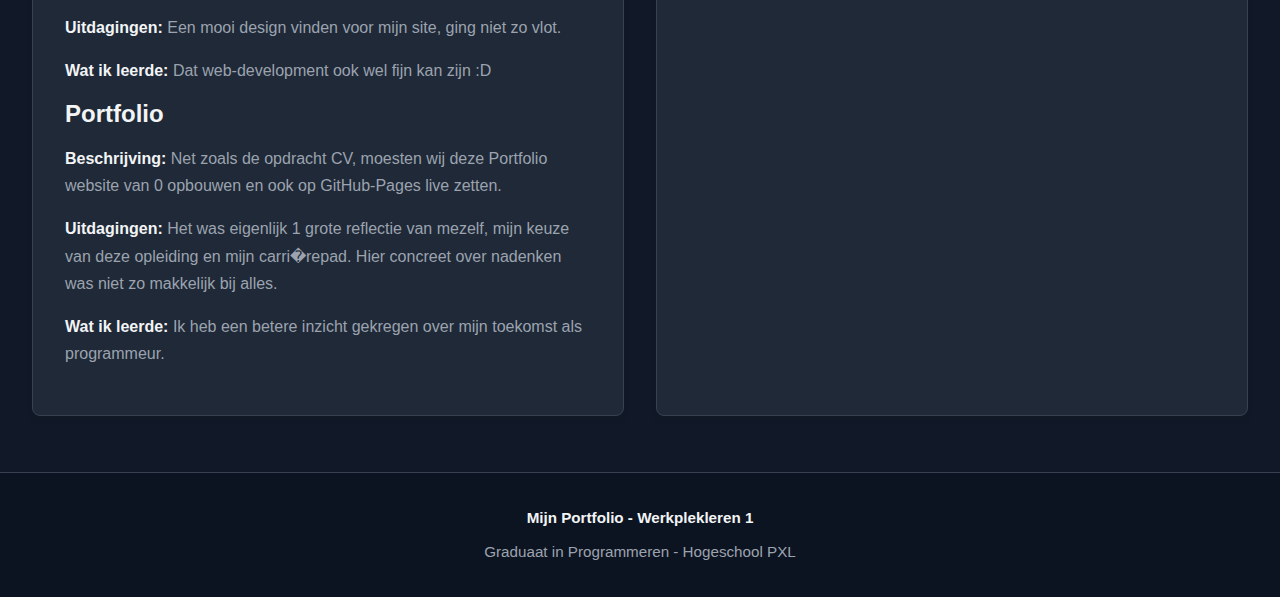
<file: opdrachten.html>
<!DOCTYPE html>
<html lang="nl" class="dark">
<head>
    <meta charset="UTF-8">
    <meta name="viewport" content="width=device-width, initial-scale=1.0">
    <title>Opdrachten - Mijn Portfolio</title>
    <link rel="stylesheet" href="style.css">
</head>
<body class="dark-bg light-text full-height">
<header class="bg-gray-800 shadow-lg">
    <div class="container mx-auto px-4 py-6">
        <h1 class="text-3xl font-bold">Opdrachten</h1>
        <p class="text-gray-400">Graduaat in Programmeren - Hogeschool PXL</p>
    </div>
    <nav class="bg-gray-700">
        <div class="container mx-auto px-4">
            <ul class="flex flex-wrap">
                <li class="mr-6"><a href="index.html" class="block py-4 px-2 hover:bg-gray-600">Home</a></li>
                <li class="mr-6"><a href="intro.html" class="block py-4 px-2 hover:bg-gray-600">Introductie</a></li>
                <li class="mr-6"><a href="logboek.html" class="block py-4 px-2 hover:bg-gray-600">Logboek</a></li>
                <li class="mr-6"><a href="ontwikkeling.html" class="block py-4 px-2 hover:bg-gray-600">Ontwikkeling</a></li>
                <li class="mr-6"><a href="reflectie.html" class="block py-4 px-2 hover:bg-gray-600">Reflectie</a></li>
            </ul>
        </div>
    </nav>
</header>
<main class="container mx-auto px-4 py-8">
    <div class="grid grid-cols-2 gap-8 mb-12">
        <div class="card">
            <h2 class="text-2xl font-bold mb-6">Overzicht van Opdrachten</h2>
                <div class="space-y-8">
                    <div>
                        <h3 class="text-xl font-semibold mb-4">Scratch</h3>
                        <div class="space-y-6">
                            <div class="border-l-4 border-blue-500 pl-4">
                                <div class="mt-2 space-y-2">
                                    <p><strong>Beschrijving:</strong> Dit was de eerste 'project' die wij moesten uitvoeren. De opdracht was: een simpel spel maken op Scratch</p>
                                    <p><strong>Uitdagingen:</strong> Een uitdaging bij deze opdracht voor mij was niet te fel letten op de details van mijn sprites.</p>
                                    <p><strong>Wat ik leerde:</strong> Omdat ik met deze opdracht goed op tijd was begonnen en dus ook mijn tijd hier voor nam, 
                                    is het anders gelopen dan veel van mijn andere opdrachten/projecten. Ik stel vaak uit, maar hier was dat niet het geval.
                                    Ik leerde hierdoor bij het nut van op het gemak en met voldoende tijd aan iets werken.</p>
                                </div>
                            </div>
                        </div>
                    </div>

                    <div>
                        <h3 class="text-xl font-semibold mb-4">POP Opdrachten</h3>
                        <div class="space-y-6">
                            <div class="border-l-4 border-blue-500 pl-4">
                                <div class="mt-2 space-y-2">
                                    <p><strong>Beschrijving:</strong> De POP-opdrachten waren eigenlijk opdrachten voor onszelf. Het was een manier van zelf ontdekking.
                                    We moesten kijken waar we goed in waren en waar we minder goed in waren. Het ging zo goed als altijd over soft-skills en niet over hard-skills.</p>
                                    <p><strong>Uitdagingen:</strong> Er waren niet echt moeilijke aspecten aan deze opdrachten, 
                                    soms duurde het wat lang om zo eerlijk mogelijk te proberen antwoorden op sommige assessments.</p>
                                    <p><strong>Wat ik leerde:</strong> Ik heb een Kernkwadrant kunnen leren van mezelf, iets wat ik als minder goed zag, had ook een betere kant, 
                                    maar meer hierover in mijn Reflectie.</p>
                                </div>
                            </div>
                        </div>
                    </div>
                    
                    <div>
                        <h3 class="text-xl font-semibold mb-4">HTML & CSS</h3>
                        <div class="border-l-4 border-blue-500 pl-4">
                            <div class="mt-2 space-y-2">
                                <p><strong>Beschrijving:</strong> Bij deze opdracht moesten we een website zo goed mogelijk na bouwen met HTML en CSS.</p>
                                <p><strong>Uitdagingen:</strong> Ik vond dat deze opdracht tot nu toe het slechts was gegaan. Ik had al even niet gewerkt met web-development.</p>
                                <p><strong>Wat ik leerde:</strong> Opfrissing van mijn HTML en CSS kennis.</p>
                            </div>
                        </div>
                    </div>

                    <div>
                        <h3 class="text-xl font-semibold mb-4">C# Projecten</h3>
                        <div class="space-y-6">
                            <div class="border-l-4 border-blue-500 pl-4">
                                <div class="mt-2 space-y-2">
                                    <p><strong>Beschrijving:</strong> De opdrachten Debugging, C# Console en C# WPF in 1. 
                                    Een WPF applicatie gebouwd (teammanager), met de C# Console gewerkt en ook een stuk code Debuggen.</p>
                                    <p><strong>Uitdagingen:</strong> Omdat ik al even niet had gewerkt aan een WPF applicatie, moest ik eventjes alles opfrissen.</p>
                                    <p><strong>Wat ik leerde:</strong> Deze opdrachten geven mij iedere keer meer ervaring met het werken met deze programmeertalen.</p>
                                </div>
                            </div>
                        </div>
                    </div>

                    <div>
                        <h3 class="text-xl font-semibold mb-4">Curriculum Vitae</h3>
                        <div class="border-l-4 border-blue-500 pl-4">
                            <div class="mt-2 space-y-2">
                                <p><strong>Beschrijving:</strong> Voor deze opdracht moest ieder zijn eigen CV maken met HTML en CSS.</p>
                                <p><strong>Uitdagingen:</strong> Een mooi design vinden voor mijn site, ging niet zo vlot.</p>
                                <p><strong>Wat ik leerde:</strong> Dat web-development ook wel fijn kan zijn :D</p>
                            </div>
                        </div>
                    </div>

                    <div>
                        <h3 class="text-xl font-semibold mb-4">Portfolio</h3>
                        <div class="border-l-4 border-blue-500 pl-4">
                            <div class="mt-2 space-y-2">
                                <p><strong>Beschrijving:</strong> Net zoals de opdracht CV, moesten wij deze Portfolio website van 0 opbouwen en ook op GitHub-Pages live zetten.</p>
                                <p><strong>Uitdagingen:</strong> Het was eigenlijk 1 grote reflectie van mezelf, mijn keuze van deze opleiding en mijn carri�repad. 
                                Hier concreet over nadenken was niet zo makkelijk bij alles.</p>
                                <p><strong>Wat ik leerde:</strong> Ik heb een betere inzicht gekregen over mijn toekomst als programmeur.</p>
                            </div>
                        </div>
                    </div>
                </div>
            </div>

            <div class="card">
                <h2 class="text-2xl font-bold mb-6">Project Highlights</h2>
                <div class="space-y-4">
                    <p>In mijn projecten heb ik zowel technische als persoonlijke vaardigheden ontwikkeld. 
                    Ik heb geleerd om gestructureerd te werken en om opdrachten van begin tot einde af te ronden. 
                    Tijdens deze projecten werd het duidelijk hoe belangrijk planning en reflectie zijn.</p>
                    <p>Ik ben vooral trots op het design van mijn Scratch-spel en op de opmaak van mijn CV-pagina. 
                    Deze opdrachten lieten mij toe om creatief bezig te zijn en tegelijk mijn technische kennis toe te passen.</p>
                </div>
                <div class="mt-6 text-center">
                    <a href="reflectie.html" class="btn">
                        Naar Reflectie
                    </a>
                </div>
            </div>
        </div>
    </main>
<footer class="dark-footer">
    <div class="container mx-auto px-4 text-center text-gray-400">
        <p>Mijn Portfolio - Werkplekleren 1</p>
        <p>Graduaat in Programmeren - Hogeschool PXL</p>
    </div>
</footer>
</body>
</html>
</file>
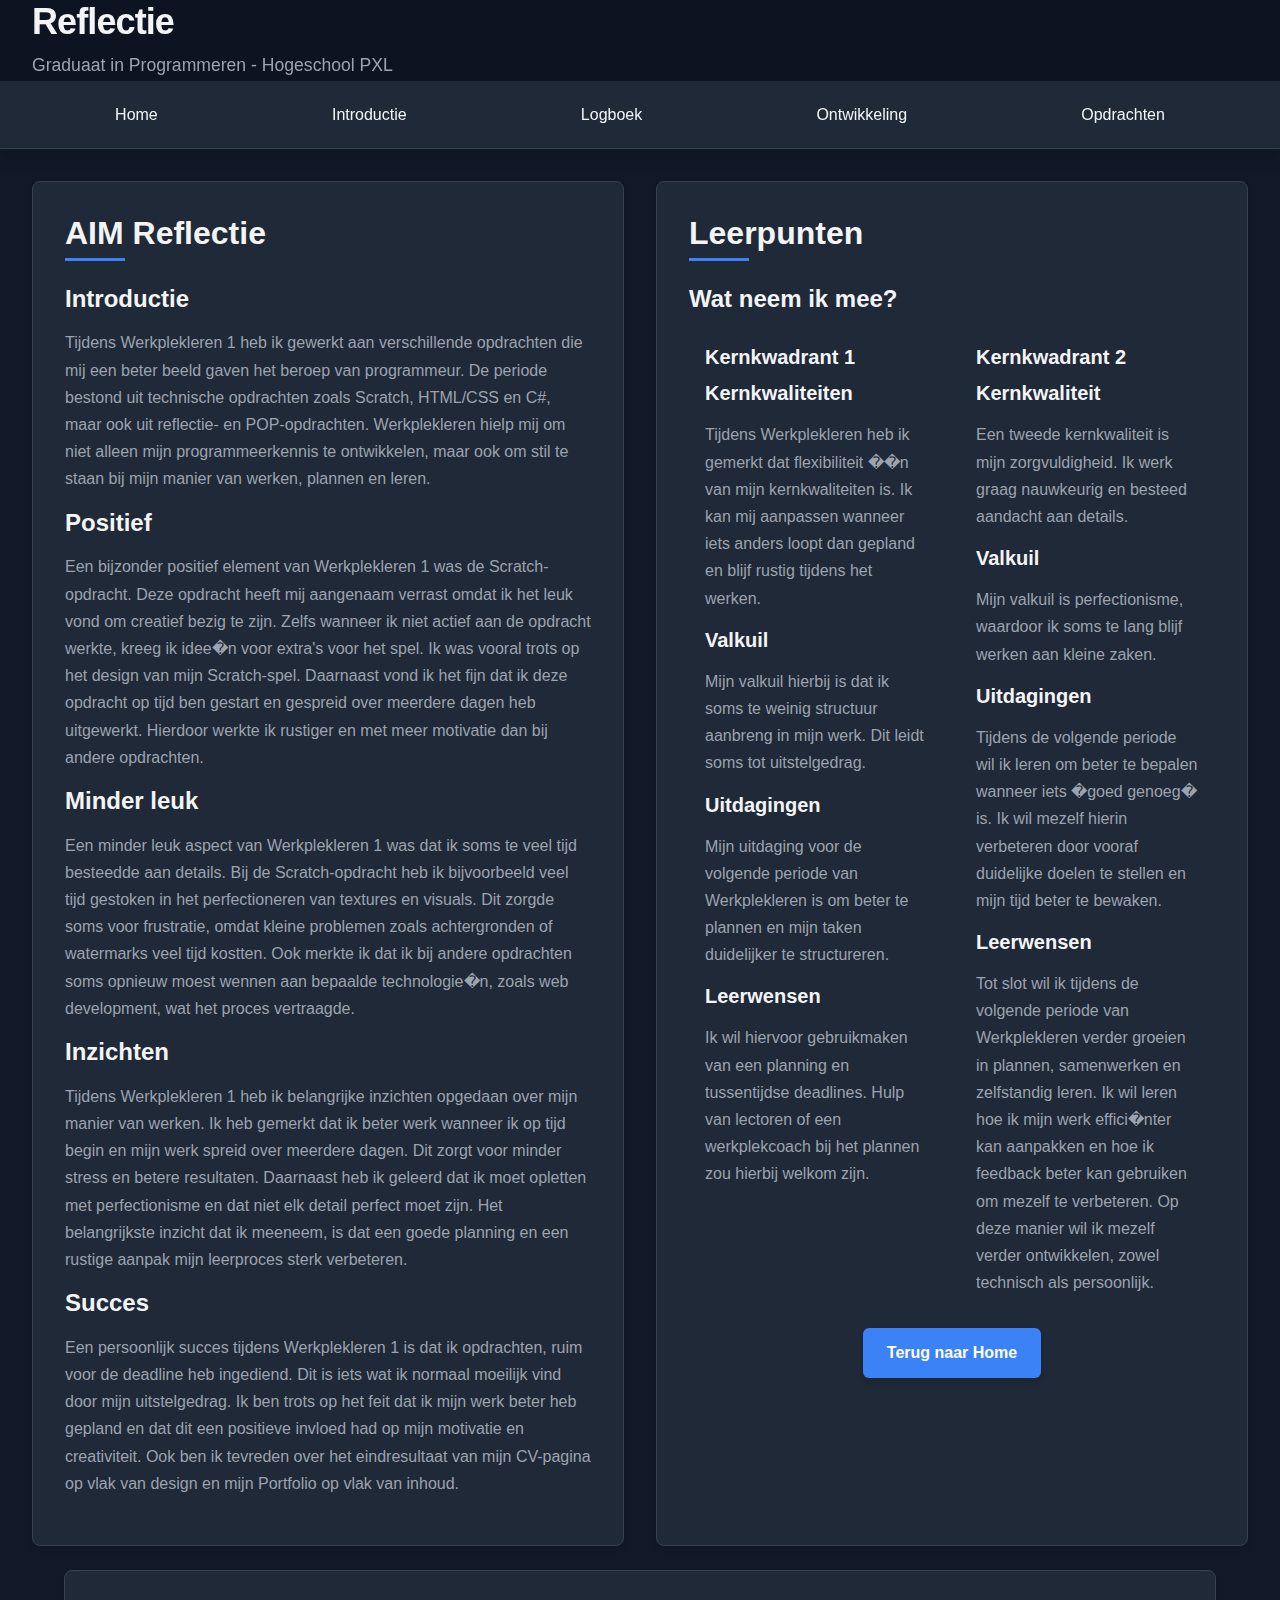
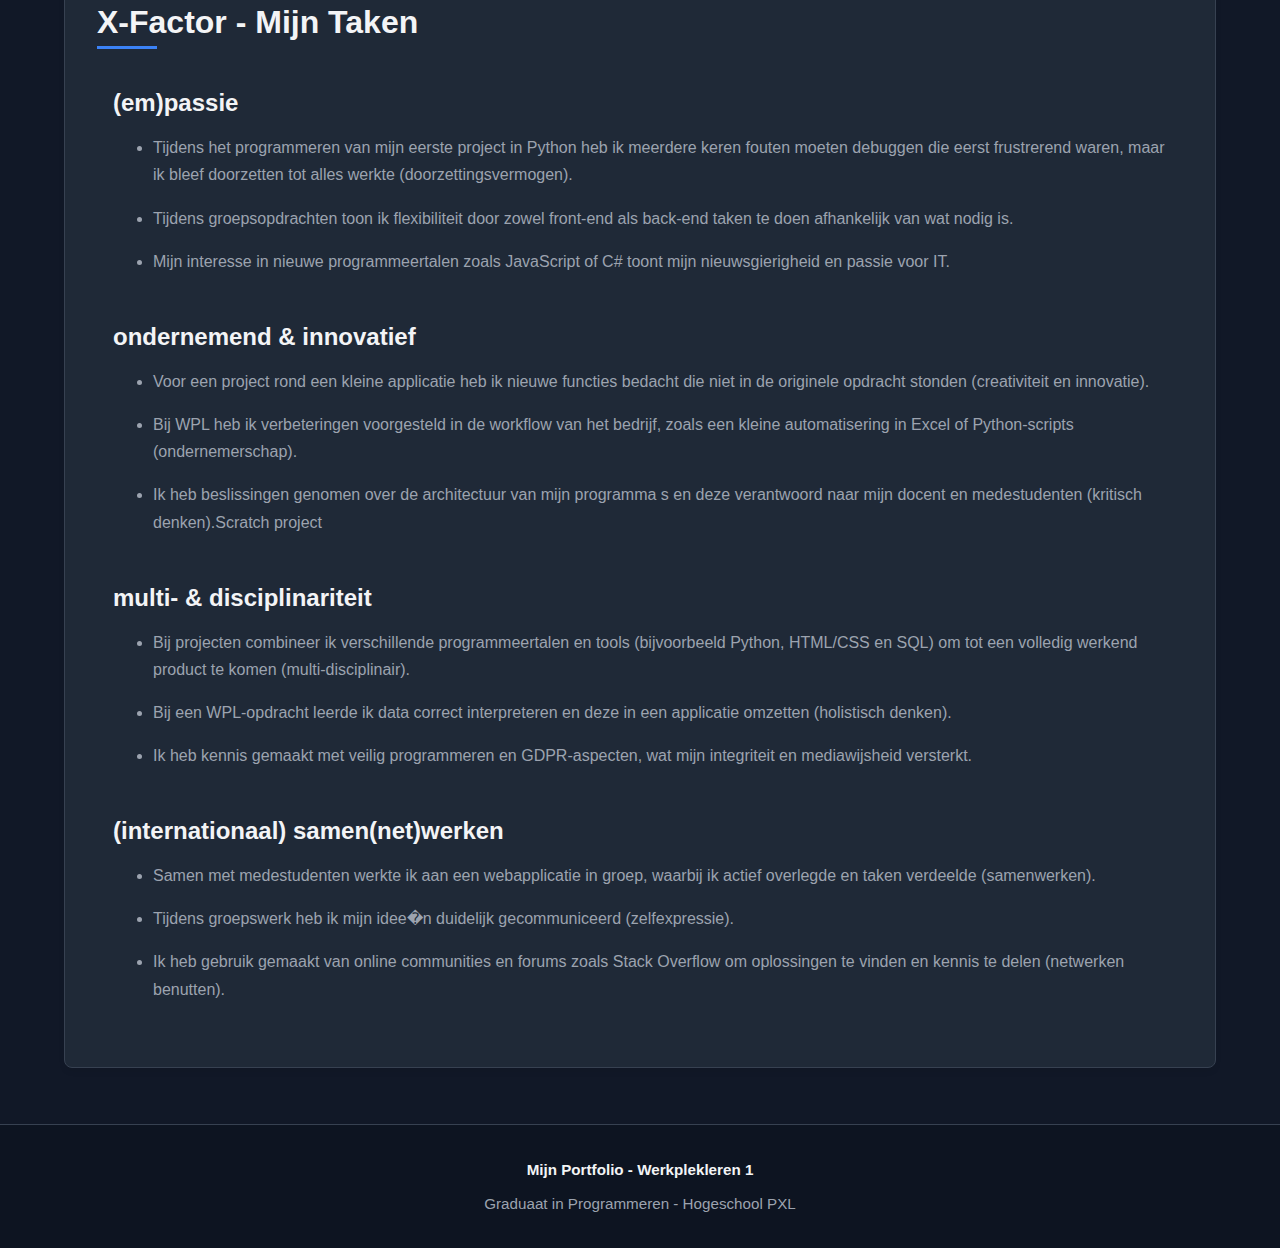
<file: reflectie.html>
<!DOCTYPE html>
<html lang="nl" class="dark">
<head>
    <meta charset="UTF-8">
    <meta name="viewport" content="width=device-width, initial-scale=1.0">
    <title>Reflectie - Mijn Portfolio</title>
    <link rel="stylesheet" href="style.css">
</head>
<body class="dark-bg light-text full-height">
<header class="bg-gray-800 shadow-lg">
    <div class="container mx-auto px-4 py-6">
        <h1 class="text-3xl font-bold">Reflectie</h1>
        <p class="text-gray-400">Graduaat in Programmeren - Hogeschool PXL</p>
    </div>
    <nav class="bg-gray-700">
        <div class="container mx-auto px-4">
            <ul class="flex flex-wrap">
                <li class="mr-6"><a href="index.html" class="block py-4 px-2 hover:bg-gray-600">Home</a></li>
                <li class="mr-6"><a href="intro.html" class="block py-4 px-2 hover:bg-gray-600">Introductie</a></li>
                <li class="mr-6"><a href="logboek.html" class="block py-4 px-2 hover:bg-gray-600">Logboek</a></li>
                <li class="mr-6"><a href="ontwikkeling.html" class="block py-4 px-2 hover:bg-gray-600">Ontwikkeling</a></li>
                <li class="mr-6"><a href="opdrachten.html" class="block py-4 px-2 hover:bg-gray-600">Opdrachten</a></li>
            </ul>
        </div>
    </nav>
</header>
<main class="container mx-auto px-4 py-8">
    <div class="grid grid-cols-2 gap-8 mb-12">
        <div class="card">
            <h2 class="text-2xl font-bold mb-6">AIM Reflectie</h2>
                <div class="space-y-6">
                    <div>
                        <h3 class="text-xl font-semibold mb-3">Introductie</h3>
                        <p>Tijdens Werkplekleren 1 heb ik gewerkt aan verschillende opdrachten die mij een beter beeld gaven het beroep van programmeur. 
                        De periode bestond uit technische opdrachten zoals Scratch, HTML/CSS en C#, maar ook uit reflectie- en POP-opdrachten. 
                        Werkplekleren hielp mij om niet alleen mijn programmeerkennis te ontwikkelen, maar ook om stil te staan bij mijn manier van werken, plannen en leren.</p>
                    </div>
                    
                    <div>
                        <h3 class="text-xl font-semibold mb-3">Positief</h3>
                        <p>Een bijzonder positief element van Werkplekleren 1 was de Scratch-opdracht. 
                        Deze opdracht heeft mij aangenaam verrast omdat ik het leuk vond om creatief bezig te zijn. 
                        Zelfs wanneer ik niet actief aan de opdracht werkte, kreeg ik idee�n voor extra's voor het spel. 
                        Ik was vooral trots op het design van mijn Scratch-spel. 
                        Daarnaast vond ik het fijn dat ik deze opdracht op tijd ben gestart en gespreid over meerdere dagen heb uitgewerkt. 
                        Hierdoor werkte ik rustiger en met meer motivatie dan bij andere opdrachten.</p>
                    </div>
                    
                    <div>
                        <h3 class="text-xl font-semibold mb-3">Minder leuk</h3>
                        <p>Een minder leuk aspect van Werkplekleren 1 was dat ik soms te veel tijd besteedde aan details. 
                        Bij de Scratch-opdracht heb ik bijvoorbeeld veel tijd gestoken in het perfectioneren van textures en visuals. 
                        Dit zorgde soms voor frustratie, omdat kleine problemen zoals achtergronden of watermarks veel tijd kostten. 
                        Ook merkte ik dat ik bij andere opdrachten soms opnieuw moest wennen aan bepaalde technologie�n, zoals web development, wat het proces vertraagde.</p>
                    </div>
                    
                    <div>
                        <h3 class="text-xl font-semibold mb-3">Inzichten</h3>
                        <p>Tijdens Werkplekleren 1 heb ik belangrijke inzichten opgedaan over mijn manier van werken. 
                        Ik heb gemerkt dat ik beter werk wanneer ik op tijd begin en mijn werk spreid over meerdere dagen. 
                        Dit zorgt voor minder stress en betere resultaten. 
                        Daarnaast heb ik geleerd dat ik moet opletten met perfectionisme en dat niet elk detail perfect moet zijn. 
                        Het belangrijkste inzicht dat ik meeneem, is dat een goede planning en een rustige aanpak mijn leerproces sterk verbeteren.</p>
                    </div>
                    
                    <div>
                        <h3 class="text-xl font-semibold mb-3">Succes</h3>
                        <p>Een persoonlijk succes tijdens Werkplekleren 1 is dat ik opdrachten, ruim voor de deadline heb ingediend. 
                        Dit is iets wat ik normaal moeilijk vind door mijn uitstelgedrag. 
                        Ik ben trots op het feit dat ik mijn werk beter heb gepland en dat dit een positieve invloed had op mijn motivatie en creativiteit. 
                        Ook ben ik tevreden over het eindresultaat van mijn CV-pagina op vlak van design en mijn Portfolio op vlak van inhoud.</p>
                    </div>
                </div>
            </div>

            <div class="card">
                <h2 class="text-2xl font-bold mb-6">Leerpunten</h2>
                <div class="space-y-6">
                    <h3 class="text-xl font-semibold">Wat neem ik mee?</h3>
                    <div class="grid grid-cols-2 gap-4">
                        <div class="bg-gray-800 p-4 rounded-lg">
                            <h4 class="font-medium mb-2">Kernkwadrant 1</h4>
                            <div class="space-y-4">
                                <div>
                                    <h4 class="font-medium">Kernkwaliteiten</h4>
                                    <p>Tijdens Werkplekleren heb ik gemerkt dat flexibiliteit ��n van mijn kernkwaliteiten is. 
                                    Ik kan mij aanpassen wanneer iets anders loopt dan gepland en blijf rustig tijdens het werken.</p>
                                </div>
                                
                                <div>
                                    <h4 class="font-medium">Valkuil</h4>
                                    <p>Mijn valkuil hierbij is dat ik soms te weinig structuur aanbreng in mijn werk. Dit leidt soms tot uitstelgedrag.</p>
                                </div>
                                
                                <div>
                                    <h4 class="font-medium">Uitdagingen</h4>
                                    <p>Mijn uitdaging voor de volgende periode van Werkplekleren is om beter te plannen en mijn taken duidelijker te structureren.</p>
                                </div>
                                
                                <div>
                                    <h4 class="font-medium">Leerwensen</h4>
                                    <p>Ik wil hiervoor gebruikmaken van een planning en tussentijdse deadlines. 
                                    Hulp van lectoren of een werkplekcoach bij het plannen zou hierbij welkom zijn.</p>
                                </div>
                            </div>
                        </div>
                        <div class="bg-gray-800 p-4 rounded-lg">
                            <h4 class="font-medium mb-2">Kernkwadrant 2</h4>
                            <div class="space-y-4">
                                <div>
                                    <h4 class="font-medium">Kernkwaliteit</h4>
                                    <p>Een tweede kernkwaliteit is mijn zorgvuldigheid. Ik werk graag nauwkeurig en besteed aandacht aan details.</p>
                                </div>
                                
                                <div>
                                    <h4 class="font-medium">Valkuil</h4>
                                    <p>Mijn valkuil is perfectionisme, waardoor ik soms te lang blijf werken aan kleine zaken.</p>
                                </div>
                                
                                <div>
                                    <h4 class="font-medium">Uitdagingen</h4>
                                    <p>Tijdens de volgende periode wil ik leren om beter te bepalen wanneer iets �goed genoeg� is. 
                                    Ik wil mezelf hierin verbeteren door vooraf duidelijke doelen te stellen en mijn tijd beter te bewaken.</p>
                                </div>
                                
                                <div>
                                    <h4 class="font-medium">Leerwensen</h4>
                                    <p>Tot slot wil ik tijdens de volgende periode van Werkplekleren verder groeien in plannen, samenwerken en zelfstandig leren. 
                                    Ik wil leren hoe ik mijn werk effici�nter kan aanpakken en hoe ik feedback beter kan gebruiken om mezelf te verbeteren. 
                                    Op deze manier wil ik mezelf verder ontwikkelen, zowel technisch als persoonlijk.</p>
                                </div>
                            </div>
                        </div>
                    </div>
                    <div class="mt-6 text-center">
                        <a href="index.html" class="btn">
                            Terug naar Home
                        </a>
                    </div>
                </div>
            </div>
        </div>
        
        <div class="container mx-auto px-4">
            <div class="card">
                <h2 class="text-2xl font-bold mb-6">X-Factor - Mijn Taken</h2>
                <div class="flex flex-col md:flex-row justify-between items-center">
                    <div class="w-full md:w-1/2 space-y-6">
                        <div class="bg-gray-800 p-4 rounded-lg">
                            <h3 class="text-xl font-semibold mb-2">(em)passie</h3>
                            <ul class="list-disc pl-5 space-y-1">
                                <li>Tijdens het programmeren van mijn eerste project in Python heb ik meerdere keren fouten moeten debuggen die eerst frustrerend waren, 
                                maar ik bleef doorzetten tot alles werkte (doorzettingsvermogen).</li>
                                <li>Tijdens groepsopdrachten toon ik flexibiliteit door zowel front-end als back-end taken te doen afhankelijk van wat nodig is.</li>
                                <li>Mijn interesse in nieuwe programmeertalen zoals JavaScript of C# toont mijn nieuwsgierigheid en passie voor IT.</li>
                            </ul>
                        </div>
                        
                        <div class="bg-gray-800 p-4 rounded-lg">
                            <h3 class="text-xl font-semibold mb-2">ondernemend & innovatief</h3>
                            <ul class="list-disc pl-5 space-y-1">
                                <li>Voor een project rond een kleine applicatie heb ik nieuwe functies bedacht die niet in de originele opdracht stonden (creativiteit en innovatie).</li>
                                <li>Bij WPL heb ik verbeteringen voorgesteld in de workflow van het bedrijf, zoals een kleine automatisering in Excel of Python-scripts (ondernemerschap).</li>
                                <li>Ik heb beslissingen genomen over de architectuur van mijn programma s en deze verantwoord naar mijn docent en medestudenten (kritisch denken).Scratch project</li>
                            </ul>
                        </div>
                        
                        <div class="bg-gray-800 p-4 rounded-lg">
                            <h3 class="text-xl font-semibold mb-2">multi- & disciplinariteit</h3>
                            <ul class="list-disc pl-5 space-y-1">
                                <li>Bij projecten combineer ik verschillende programmeertalen en tools (bijvoorbeeld Python, HTML/CSS en SQL) om tot een volledig werkend product te komen (multi-disciplinair).</li>
                                <li>Bij een WPL-opdracht leerde ik data correct interpreteren en deze in een applicatie omzetten (holistisch denken).</li>
                                <li>Ik heb kennis gemaakt met veilig programmeren en GDPR-aspecten, wat mijn integriteit en mediawijsheid versterkt.</li>
                            </ul>
                        </div>
                        
                        <div class="bg-gray-800 p-4 rounded-lg">
                            <h3 class="text-xl font-semibold mb-2">(internationaal) samen(net)werken</h3>
                            <ul class="list-disc pl-5 space-y-1">
                                <li>Samen met medestudenten werkte ik aan een webapplicatie in groep, waarbij ik actief overlegde en taken verdeelde (samenwerken).</li>
                                <li>Tijdens groepswerk heb ik mijn idee�n duidelijk gecommuniceerd (zelfexpressie).</li>
                                <li>Ik heb gebruik gemaakt van online communities en forums zoals Stack Overflow om oplossingen te vinden en kennis te delen (netwerken benutten).</li>
                            </ul>
                        </div>
                    </div>
                </div>
            </div>
        </div>
    </main>
<footer class="dark-footer">
    <div class="container mx-auto px-4 text-center text-gray-400">
        <p>Mijn Portfolio - Werkplekleren 1</p>
        <p>Graduaat in Programmeren - Hogeschool PXL</p>
    </div>
</footer>
</body>
</html>
</file>
<file: style.css>
:root {
--primary: #3b82f6;
    --primary-hover: #2563eb;
    --bg-dark: #111827;
    --bg-darker: #0d1421;
    --bg-card: #1f2937;
    --bg-card-hover: #2d3748;
    --text-light: #f3f4f6;
    --text-muted: #9ca3af;
    --border: #374151;
    --success: #10b981;
    --warning: #f59e0b;
    --danger: #ef4444;
}
body {
    font-family: 'Segoe UI', sans-serif;
    line-height: 1.6;
    display: flex;
    flex-direction: column;
    min-height: 100vh;
    background-color: var(--bg-dark);
    color: var(--text-light);
    margin: 0;
    scroll-behavior: smooth;
}
* {
    box-sizing: border-box;
    transition: background-color 0.2s ease, color 0.2s ease;
}
.container {
width: 100%;
    max-width: 1400px;
    margin: 0 auto;
    padding: 0 2rem;
}
@media (max-width: 768px) {
    .container {
        padding: 0 1rem;
    }
}
header {
background-color: var(--bg-darker);
    box-shadow: 0 4px 6px rgba(0, 0, 0, 0.1);
    position: sticky;
    top: 0;
    z-index: 100;
}
header
h1 {
font-size: 2.25rem;
    font-weight: 800;
    margin: 0;
    color: var(--text-light);
    letter-spacing: -0.025em;
}
header p {
color: var(--text-muted);
    margin: 0.5rem 0 0 0;
    font-size: 1.1rem;
}
nav {
background-color: var(--bg-card);
    border-bottom: 1px solid var(--border);
    width: 100%;
}
nav ul {
display: flex;
    flex-wrap: wrap;
    list-style: none;
    padding: 0;
    margin: 0;
    gap: 0.5rem;
    width: 100%;
}
nav li {
margin: 0;
    flex-grow: 1;
    text-align: center;
}
nav a {
display: block;
    padding: 1rem 0;
    color: var(--text-light);
    text-decoration: none;
    font-weight: 500;
    margin: 0;
    width: 100%;
}
nav a:hover {
background-color: var(--bg-card-hover);
    color: var(--primary);
}
nav a.active {
background-color: var(--primary);
    color: white;
}
main {
padding: 2rem 0;
    flex-grow: 1;
}
section {
margin-bottom: 3rem;
}
h1, h2, h3, h4, h5, h6 {
font-weight: 700;
    line-height: 1.2;
    margin-top: 0;
}

h1 {
    font-size: 2.5rem;
    margin-bottom: 1.5rem;
}
h2 {
font-size: 2rem;
    margin-bottom: 1.25rem;
    color: var(--text-light);
    position: relative;
    padding-bottom: 0.5rem;
}

h2::after {
    content: '';
    position: absolute;
    bottom: 0;
    left: 0;
    width: 60px;
    height: 3px;
    background: var(--primary);
}
h3 {
font-size: 1.5rem;
    margin-bottom: 1rem;
    color: var(--text-light);
}
h4 {
font-size: 1.25rem;
    margin-bottom: 0.75rem;
    color: var(--text-light);
}
.card {
background-color: var(--bg-card);
    border: 1px solid var(--border);
    border-radius: 0.5rem;
    padding: 2rem;
    box-shadow: 0 4px 6px rgba(0, 0, 0, 0.05);
    margin-bottom: 1.5rem;
}
.card:hover {
box-shadow: 0 10px 15px rgba(0, 0, 0, 0.1);
    transform: translateY(-2px);
}
.card-header {
border-bottom: 1px solid var(--border);
    padding-bottom: 1rem;
    margin-bottom: 1.5rem;
}
.card-body {
padding: 1rem 0;
}
.highlight {
background-color: var(--bg-darker);
    border-left: 4px solid var(--primary);
    padding: 1rem;
    margin: 1rem 0;
}
.grid {
display: grid;
    gap: 1.5rem;
}
.grid-cols-2 {
grid-template-columns: repeat(1, minmax(0, 1fr));
}
.grid-cols-3 {
grid-template-columns: repeat(1, minmax(0, 1fr));
}
.flex {
display: flex;
}
.flex-col {
flex-direction: column;
}
.items-center {
align-items: center;
}
.justify-between {
justify-content: space-between;
}
.gap-4 {
gap: 1rem;
}
.gap-8 {
gap: 2rem;
}
@media (min-width: 768px) {
.grid-cols-2 {
        grid-template-columns: repeat(2, minmax(0, 1fr));
    }

    .grid-cols-3 {
        grid-template-columns: repeat(3, minmax(0, 1fr));
    }
}
.mb-3 {
margin-bottom: 0.75rem;
}
.mb-4 {
margin-bottom: 1rem;
}
.mb-6 {
margin-bottom: 1.5rem;
}
.mt-8 {
margin-top: 2rem;
}
.py-8 {
padding-top: 2rem;
    padding-bottom: 2rem;
}
.btn {
display: inline-flex;
    align-items: center;
    justify-content: center;
    background-color: var(--primary);
    color: white;
    font-weight: 600;
    padding: 0.75rem 1.5rem;
    border-radius: 0.375rem;
    text-align: center;
    text-decoration: none;
    cursor: pointer;
    border: none;
    transition: all 0.2s ease;
    min-width: 150px;
    box-shadow: 0 4px 6px rgba(0, 0, 0, 0.1);
}
.btn:hover {
background-color: var(--primary-hover);
    transform: translateY(-2px);
    box-shadow: 0 10px 15px rgba(0, 0, 0, 0.1);
}
.btn-outline {
background-color: transparent;
    border: 2px solid var(--primary);
    color: var(--primary);
    font-weight: 600;
    padding: 0.75rem 1.5rem;
    border-radius: 0.375rem;
    min-width: 150px;
}
.btn-outline:hover {
background-color: var(--primary);
    color: white;
    transform: translateY(-2px);
    box-shadow: 0 10px 15px rgba(0, 0, 0, 0.1);
}
.link {
color: var(--primary);
    text-decoration: none;
    font-weight: 500;
}
.link:hover {
text-decoration: underline;
}
footer {
background-color: var(--bg-darker);
    padding: 2rem 0;
    margin-top: auto;
    text-align: center;
    border-top: 1px solid var(--border);
}
footer p {
color: var(--text-muted);
    margin: 0;
    font-size: 0.95rem;
}
footer p:first-child {
font-weight: 600;
    color: var(--text-light);
    margin-bottom: 0.5rem;
}
.social-links {
display: flex;
    justify-content: center;
    gap: 1rem;
    margin-top: 1rem;
}
.social-links a {
color: var(--text-muted);
    font-size: 1.25rem;
}
.social-links a:hover {
color: var(--primary);
}
@media (max-width: 767px) {
.container {
        padding: 0 1rem;
    }

    nav ul {
        flex-direction: column;
        gap: 0;
    }
    
    nav li {
        margin-right: 0;
        margin-bottom: 0;
        width: 100%;
    }
    
    nav a {
        padding: 0.75rem 1rem;
        margin: 0;
        border-radius: 0;
        border-bottom: 1px solid var(--border);
    }

    nav a:hover {
        background-color: var(--bg-card-hover);
    }

    header h1 {
        font-size: 1.75rem;
    }

    header p {
        font-size: 1rem;
    }

    .card {
        padding: 1.5rem;
        margin-bottom: 1rem;
    }

    .flex.items-center.mb-4 {
        flex-direction: column;
        align-items: flex-start;
    }

    .flex.items-center.mb-4 img {
        margin-right: 0;
        margin-bottom: 1rem;
    }

    .overflow-x-auto {
        overflow-x: auto;
        -webkit-overflow-scrolling: touch;
    }

    table {
        font-size: 0.875rem;
    }
th, td {
padding: 0.5rem;
    }

    .btn {
        display: block;
        width: 100%;
        margin-bottom: 0.5rem;
    }

    footer {
        padding: 1.5rem 0;
    }

    main {
        padding: 1.5rem 0;
    }

    header {
        position: relative;
    }
    nav {
        position: relative;
        z-index: 10;
    }
    main {
        margin-top: 0;
    }
}
@media (min-width: 768px) {
    nav ul {
        flex-wrap: wrap;
        gap: 0.5rem;
    }

    nav li {
        width: auto;
    }

    nav a {
        padding: 1rem 1.25rem;
        border-radius: 0.25rem;
        border-bottom: none;
        margin: 0.25rem 0;
    }
}
p, li {
color: var(--text-muted);
    line-height: 1.7;
    margin-bottom: 1rem;
}
strong {
color: var(--text-light);
    font-weight: 600;
}
.text-primary {
color: var(--primary);
}
.text-muted {
color: var(--text-muted);
}
.text-center {
text-align: center;
}
.leading-relaxed {
line-height: 1.625;
}
table {
width: 100%;
    border-collapse: collapse;
    margin: 1.5rem 0;
}

th, td {
    padding: 0.75rem 1rem;
    text-align: left;
    border-bottom: 1px solid var(--border);
}
th {
background-color: var(--bg-darker);
    color: var(--text-light);
    font-weight: 600;
}
tr:hover {
background-color: var(--bg-card-hover);
}
@keyframes fadeIn {
from { opacity: 0; transform: translateY(10px); }
    to { opacity: 1; transform: translateY(0); }
}
.fade-in {
animation: fadeIn 0.3s ease forwards;
}
.mt-4 { margin-top: 1rem; }
.mb-4 { margin-bottom: 1rem; }
.mt-8 { margin-top: 2rem; }
.mb-8 { margin-bottom: 2rem; }
.py-4 { padding-top: 1rem; padding-bottom: 1rem; }
.p-4 { padding: 1rem; }
.rounded-full { border-radius: 9999px; }
.transition-transform { transition-property: transform; }
.duration-300 { transition-duration: 300ms; }
.hover\:scale-105:hover { transform: scale(1.05); }
.shadow-lg { box-shadow: 0 10px 15px rgba(0, 0, 0, 0.1); }
@media print {
nav, footer {
        display: none;
    }
    
    body {
        background: none;
        color: #000;
    }

    .card {
        break-inside: avoid;
    }
}
.dark-mode-toggle {
position: fixed;
    bottom: 1rem;
    right: 1rem;
    background: var(--bg-card);
    border: 1px solid var(--border);
    border-radius: 50%;
    width: 3rem;
    height: 3rem;
    display: flex;
    align-items: center;
    justify-content: center;
    cursor: pointer;
    z-index: 100;
}
.dark-mode-toggle:hover {
background: var(--bg-card-hover);
}
</file>
